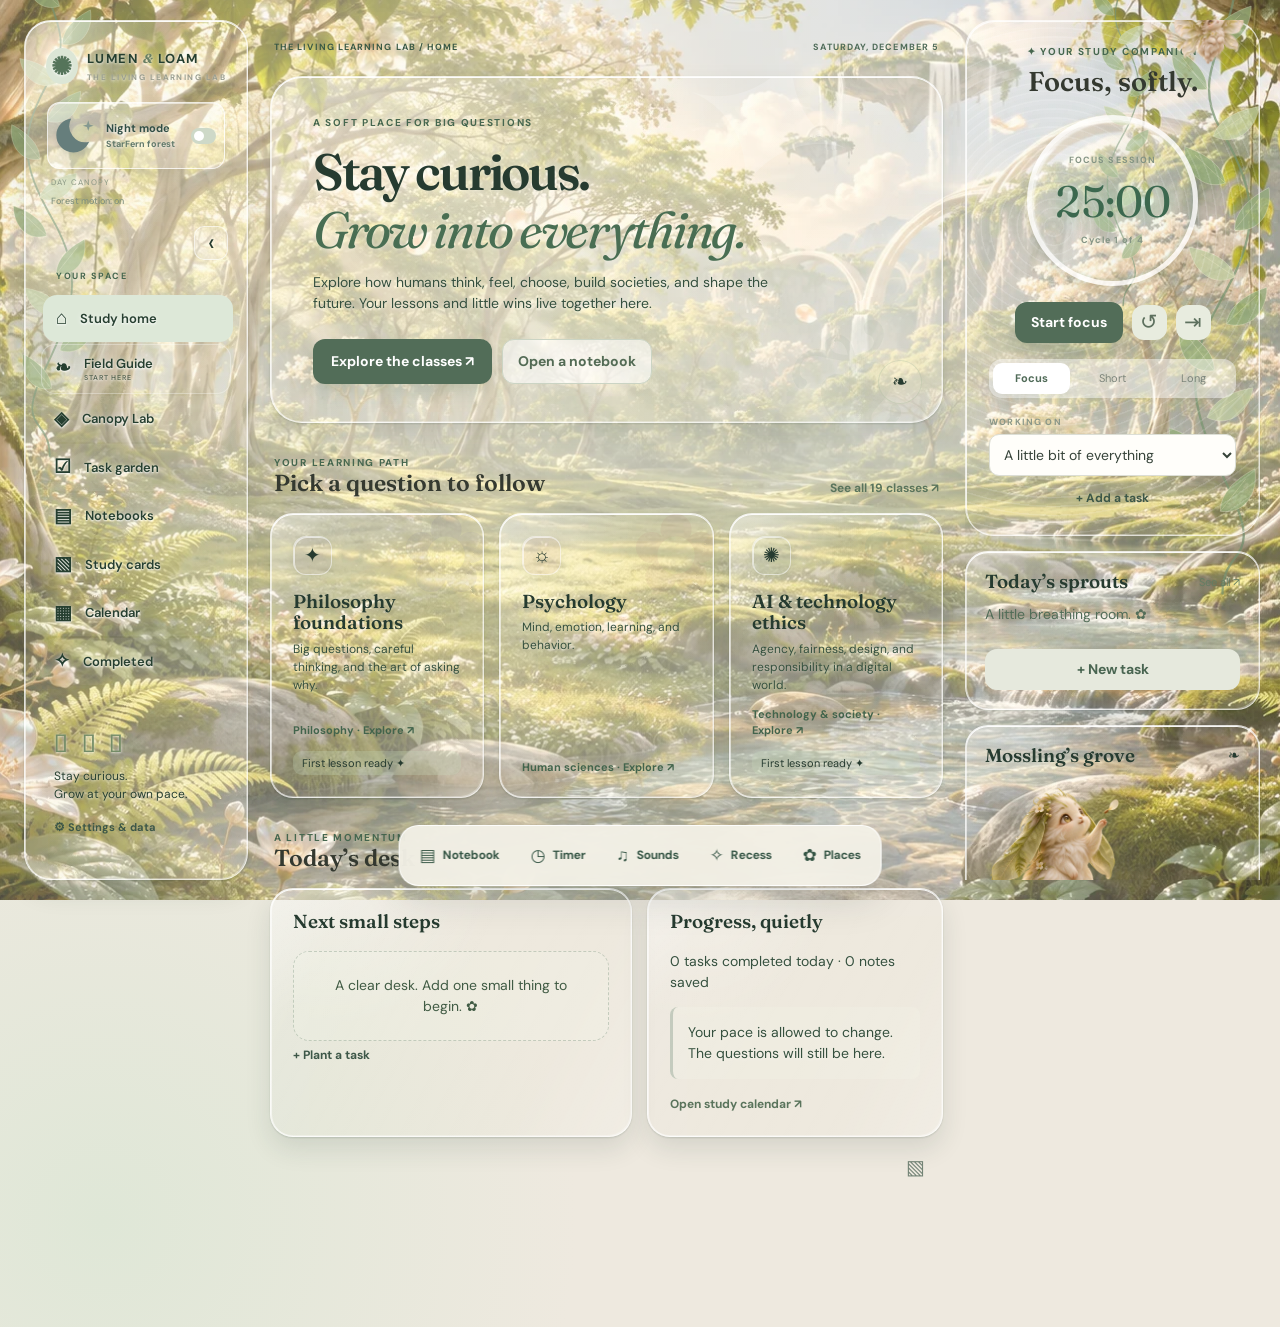
<file: index.html>
<!doctype html>
<html lang="en">
<head>
  <meta charset="utf-8">
  <meta name="viewport" content="width=device-width,initial-scale=1">
  <meta name="theme-color" content="#eee8db">
  <title>Lumen & Loam — a living learning lab</title>
  <meta name="description" content="A cozy forest learning lab with focus tools, notebooks, and a luminous StarFern night mode.">
  <link rel="stylesheet" href="styles.css">
  <link rel="stylesheet" href="forest.css">
  <link rel="stylesheet" href="living-forest.css">
  <link rel="stylesheet" href="crystal-forest.css">
  <link rel="stylesheet" href="forest-interactions.css?v=4">
  <link rel="stylesheet" href="learning.css?v=5">
  <link rel="stylesheet" href="study-desk.css?v=6">
  <link rel="stylesheet" href="forest-places.css?v=9">
  <link rel="stylesheet" href="world-expansion.css?v=3">
  <script>try{document.documentElement.dataset.forest=localStorage.getItem('lumen-loam-appearance')||(matchMedia('(prefers-color-scheme:dark)').matches?'starfern':'day')}catch{}</script>
</head>
<body>
  <template id="signal-fragment"><!-- SIGNAL_FRAGMENT FLAG{roots_carry_light} --></template>
  <div class="forest-landscape" aria-hidden="true"><img class="landscape-day" src="assets/day-canopy.webp" alt=""><img class="landscape-night" src="assets/starfern-forest.webp" alt=""><div class="landscape-light"></div></div>
  <svg class="glass-filter-defs" aria-hidden="true"><defs><filter id="glass-refraction" x="0%" y="0%" width="100%" height="100%" color-interpolation-filters="sRGB"><feTurbulence type="fractalNoise" baseFrequency="0.008 0.014" numOctaves="1" seed="6" result="glass-noise"/><feDisplacementMap in="SourceGraphic" in2="glass-noise" scale="3" xChannelSelector="R" yChannelSelector="G"/></filter></defs></svg>
  <div class="ambient-glow" aria-hidden="true"></div>
  <div class="forest-sky" aria-hidden="true"><span class="starlight s1"></span><span class="starlight s2"></span><span class="starlight s3"></span><span class="starlight s4"></span><span class="starlight s5"></span><span class="hanging-vine v1">❧<br>❧<br>❧</span><span class="hanging-vine v2">❧<br>❧</span><span class="glow-shrooms"></span><span class="forest-eyes"></span></div>
  <div class="app-shell">
    <aside class="sidebar glass">
      <a class="brand" href="#home" aria-label="Lumen and Loam home"><span class="brand-mark">✺</span><span>LUMEN <i>&</i> LOAM<small>THE LIVING LEARNING LAB</small></span></a>
      <div class="forest-mode"><button id="forest-toggle" type="button" aria-label="Toggle StarFern night mode" aria-pressed="false"><svg class="mode-moon" viewBox="0 0 48 48" aria-hidden="true"><path d="M37 31A18 18 0 0 1 17 5a19 19 0 1 0 20 26Z"/><path class="moon-spark" d="m36 7 1.4 4.6L42 13l-4.6 1.4L36 19l-1.4-4.6L30 13l4.6-1.4Z"/></svg><span class="mode-caption"><strong>Night mode</strong><small>StarFern forest</small></span><span class="forest-switch" aria-hidden="true"></span></button><small id="forest-mode-label">Day canopy</small><button class="motion-toggle" id="motion-toggle" type="button" aria-pressed="true">Forest motion: on</button></div>
      <button id="nav-toggle" class="nav-toggle" type="button" aria-controls="nav" aria-expanded="true" aria-label="Compact navigation"><span aria-hidden="true">☰</span></button>
      <div class="side-label">YOUR SPACE</div>
      <nav id="nav" aria-label="Main navigation">
        <a href="#home" data-page="home">⌂ <span>Study home</span></a>
        <a href="#fieldguide" data-page="fieldguide">❧ <span>Field Guide</span></a>
        <a href="#courses" data-page="courses">◈ <span>Canopy Lab</span></a>
        <a href="#tasks" data-page="tasks">☑ <span>Task garden</span></a>
        <a href="#notebooks" data-page="notebooks">▤ <span>Notebooks</span></a>
        <a href="#study-cards" data-page="study-cards" aria-label="Study cards">▧ <span>Study cards</span></a>
        <a href="#calendar" data-page="calendar">▦ <span>Calendar</span></a>
        <a href="#completed" data-page="completed">✧ <span>Completed</span></a>
      </nav>
      <div class="side-bottom"><div class="plant-art" aria-hidden="true">𖥧 𖤣 𖥧</div><p>Stay curious.<br>Grow at your own pace.</p><button class="text-button" id="open-settings">⚙ Settings & data</button></div>
    </aside>
    <main id="main" tabindex="-1"></main>
    <aside class="study-rail">
      <button type="button" class="glimmermoth illustrated" id="glimmermoth" aria-label="Visit the Glimmermoth"><img src="assets/glimmermoth.webp" data-creature="glimmermoth" alt="" width="104" height="104"></button>
      <button type="button" class="moon-secret" id="moon-question" aria-label="Ask the StarFern moon a question">☾</button>
      <section class="timer-card stone" aria-label="Focus timer">
        <div class="card-kicker">✦ YOUR STUDY COMPANION</div><h2>Focus, softly.</h2>
        <div class="timer-face"><span class="timer-mode" id="timer-mode">FOCUS SESSION</span><strong id="timer-display" aria-live="off">25:00</strong><span class="timer-cycle" id="timer-cycle">Cycle 1 of 4</span></div>
        <div class="timer-controls"><button id="timer-toggle" class="primary small">Start focus</button><button id="timer-reset" class="icon-button" aria-label="Reset timer">↺</button><button id="timer-next" class="icon-button" aria-label="Skip phase">⇥</button></div>
        <div class="phase-tabs" role="group" aria-label="Timer phase"><button data-phase="focus" class="active">Focus</button><button data-phase="short">Short</button><button data-phase="long">Long</button></div>
        <label class="rail-label" for="active-task">WORKING ON</label><select id="active-task"><option value="">A little bit of everything</option></select>
        <button class="text-button" id="quick-task">+ Add a task</button>
      </section>
      <section class="rail-card glass"><div class="rail-head"><h3>Today’s sprouts</h3><a href="#tasks">See all ↗</a></div><div id="rail-tasks"></div><button class="subtle-button" id="rail-task-add">+ New task</button></section>
      <section class="rail-card glass mossling-card"><div class="rail-head"><h3>Mossling’s grove</h3><span aria-hidden="true">❧</span></div><div class="grove-scene"><button type="button" id="mossling-greet" class="mossling illustrated" aria-label="Say hello to the Mossling"><img src="assets/mossling.webp" alt="" width="130" height="140"><span class="moss-ear ear-left"></span><span class="moss-ear ear-right"></span><span class="moss-face"><i></i><i></i><b>ᴗ</b></span></button><div id="grove-leaves" aria-hidden="true"></div></div><p id="grove-caption">Finish a task to plant a little leaf.</p></section>
      <section class="rail-card glass sound-card"><div class="rail-head"><h3>Soundscape</h3><span>♪</span></div><label for="sound-select" class="sr-only">Choose soundscape</label><select id="sound-select"><option value="off">Quiet room</option><option value="lofi">Lo-fi glow</option><option value="rain">Window rain</option><option value="storm">Distant storm</option><option value="forest">Morning forest</option><option value="keyboard">Soft keyboard</option></select><div class="sound-row"><button id="sound-toggle" class="subtle-button">Play sound</button><input id="sound-volume" type="range" min="0" max="100" value="38" aria-label="Sound volume"></div><small>Generated in your browser; sound starts when you press play.</small></section>
    </aside>
  </div>
  <dialog id="modal"><form method="dialog" class="modal-box" id="modal-form"><div class="modal-head"><div><div class="card-kicker" id="modal-kicker">YOUR SPACE</div><h2 id="modal-title"></h2></div><button class="icon-button" value="cancel" aria-label="Close">×</button></div><div id="modal-body"></div><div class="modal-actions"><button value="cancel" class="subtle-button">Cancel</button><button id="modal-save" value="save" class="primary">Save</button></div></form></dialog>
  <div id="toast" role="status" aria-live="polite"></div>
  <script src="lessons/philosophy-01.js?v=4" defer></script>
  <script src="lessons/ai-ethics-01.js?v=5" defer></script>
  <script src="learning-core.js?v=4" defer></script>
  <script src="lessons/philosophy-guide.js?v=4" defer></script>
  <script src="lessons/philosophy-02.js?v=2" defer></script>
  <script src="lesson-audio.js?v=2" defer></script>
  <script src="study-cards.js?v=2" defer></script>
  <script src="signal-class.js?v=1" defer></script>
  <script src="learning.js?v=9" defer></script>
  <script src="app.js?v=10" defer></script>
  <script src="desk-core.js?v=6" defer></script>
  <script src="study-desk.js?v=7" defer></script>
  <script src="forest-places-core.js?v=8" defer></script>
  <script src="forest-places.js?v=9" defer></script>
  <script src="creature-art.js?v=7" defer></script>
  <script src="riddle-trail.js?v=7" defer></script>
  <script src="living-forest.js?v=3" defer></script>
  <script src="navigation.js?v=3" defer></script>
  <script src="forest-games.js?v=7" defer></script>
  <script src="world-trails.js?v=1" defer></script>
</body>
</html>
</file>
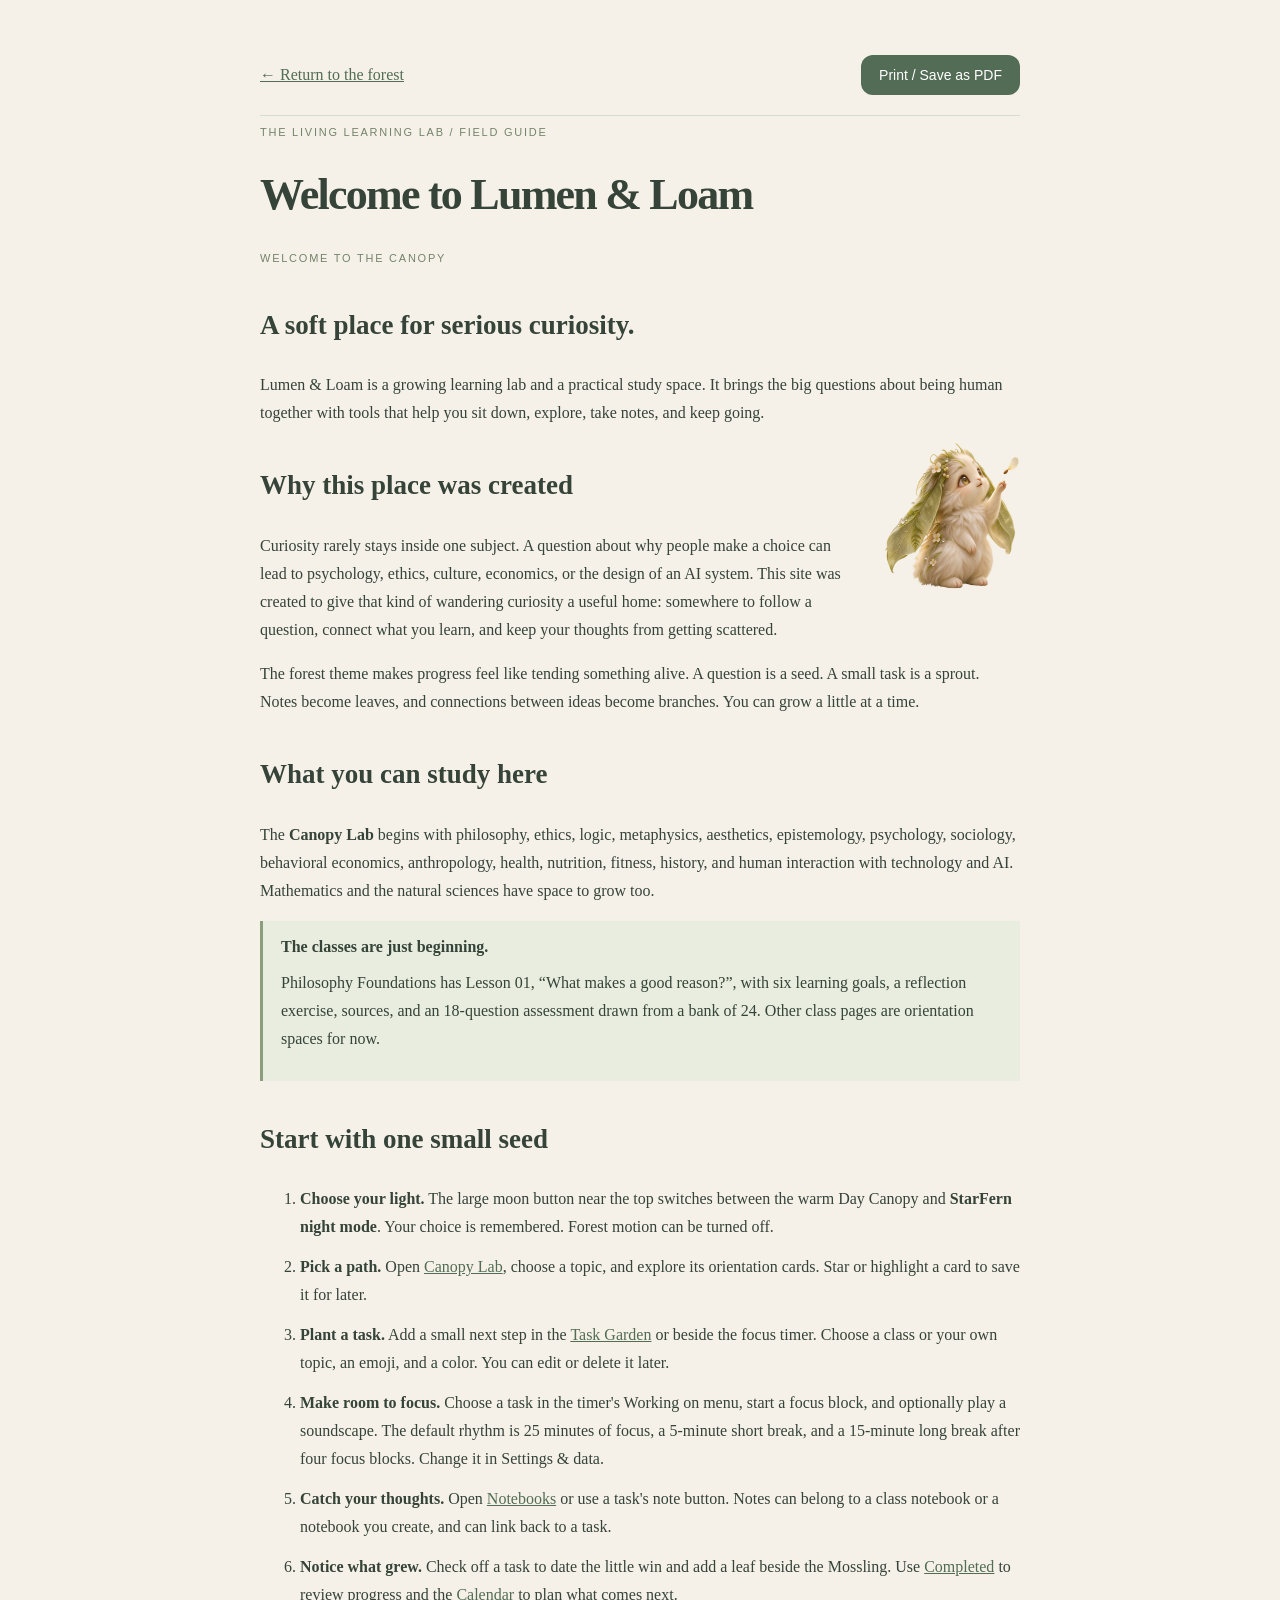
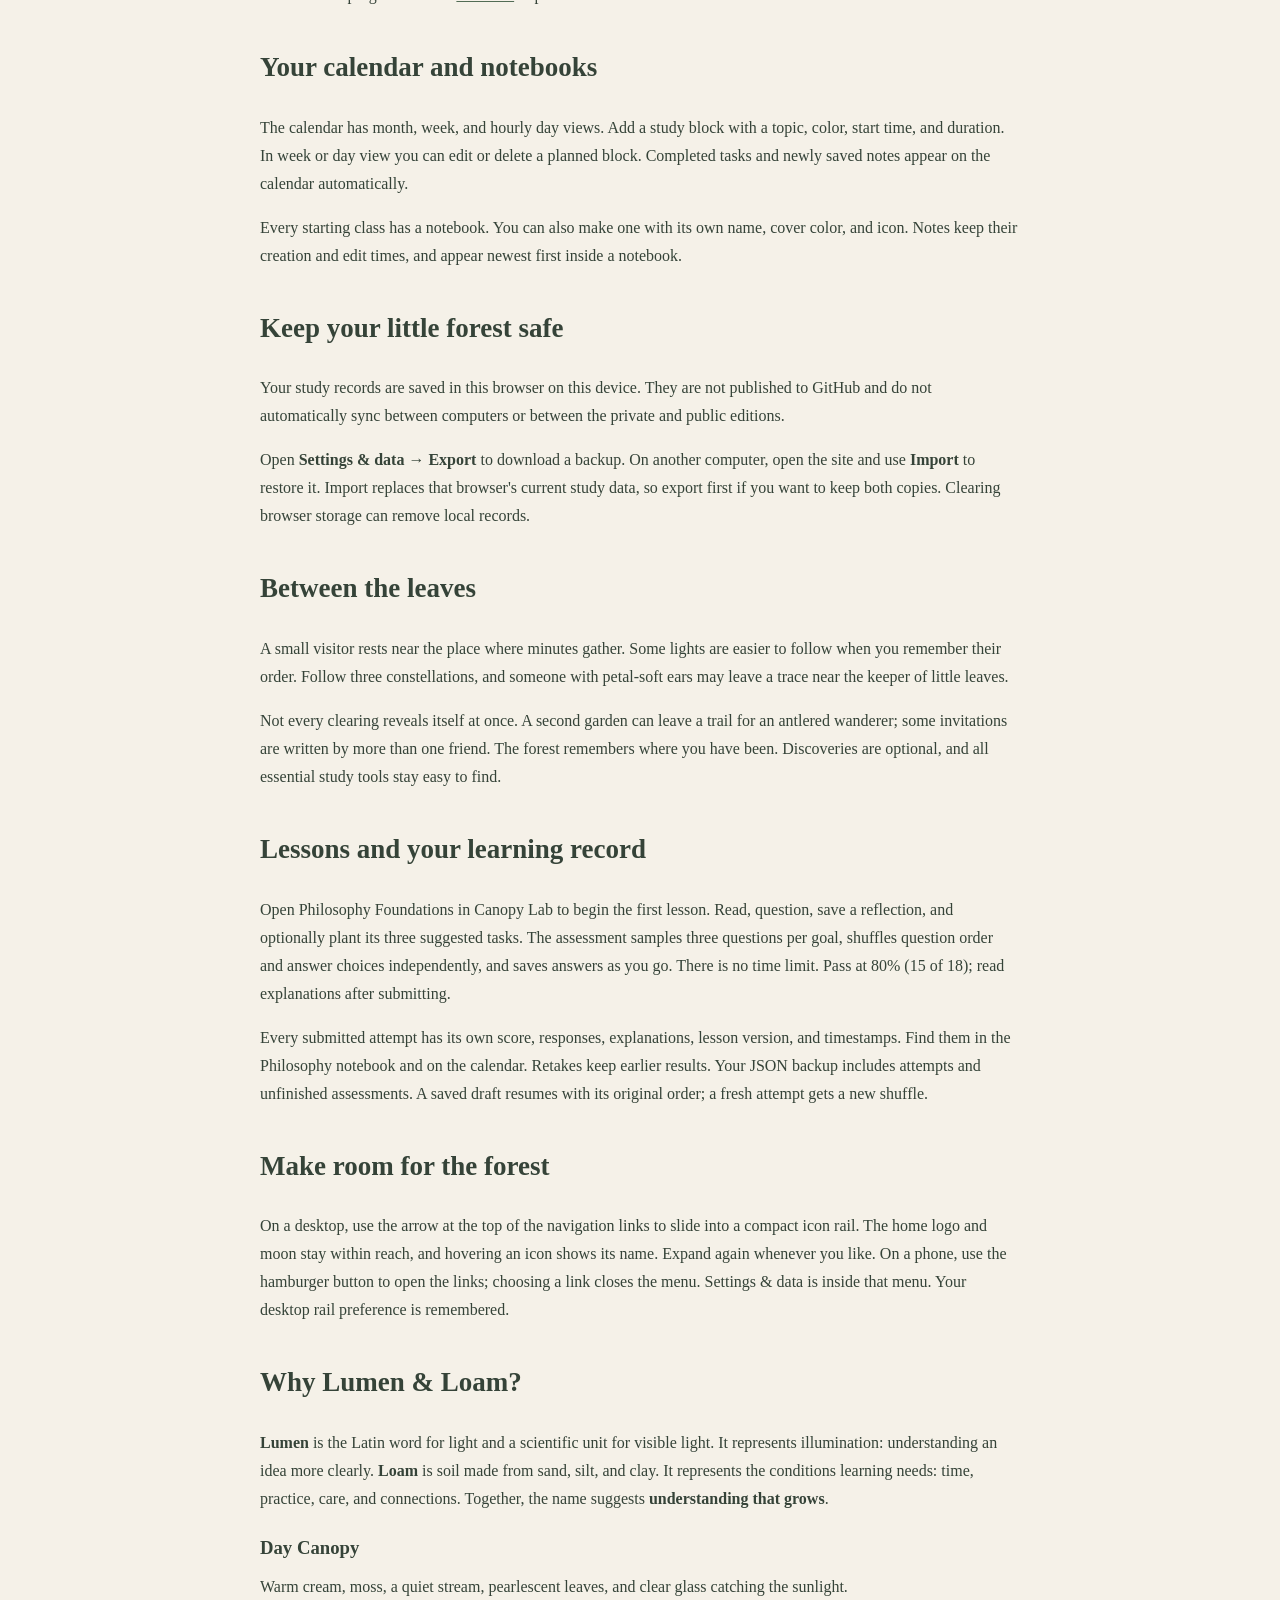
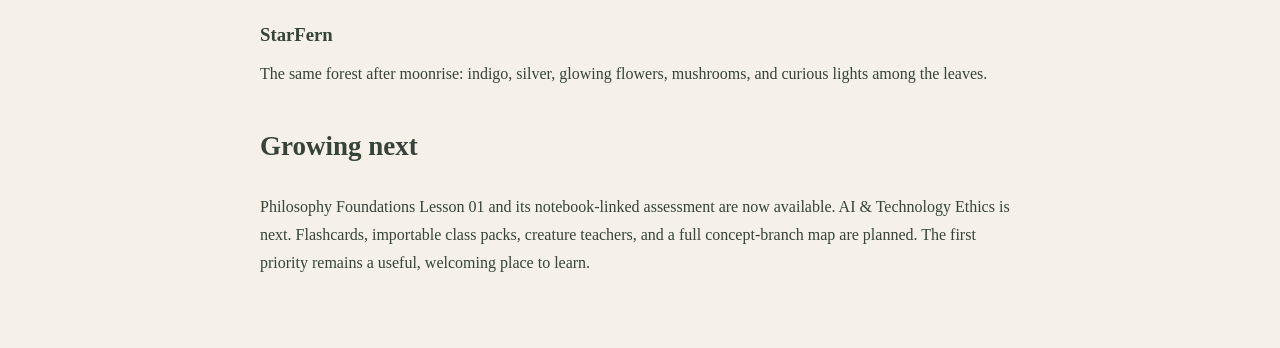
<file: design-guide.html>
<!doctype html><html lang="en"><head><meta charset="utf-8"><meta name="viewport" content="width=device-width,initial-scale=1"><title>Lumen & Loam · Design Field Guide</title><style>body{margin:0;background:#f5f1e8;color:#354338;font:16px/1.75 Georgia,serif}main{max-width:760px;margin:auto;padding:55px 28px}h1{font-size:44px;letter-spacing:-.04em;line-height:1.15}h2{margin-top:35px;font-size:27px}h3{margin-bottom:5px}p{margin-top:8px}.eyebrow{font:11px/1.5 Arial,sans-serif;letter-spacing:.16em;color:#74846a}a{color:#526c55}button{background:#526c55;color:#fff;border:0;border-radius:12px;padding:12px 18px;font:14px Arial,sans-serif;cursor:pointer}.toolbar{display:flex;justify-content:space-between;align-items:center;border-bottom:1px solid #d5decf;padding-bottom:20px}.pair{display:grid;grid-template-columns:1fr 1fr;gap:25px;background:#e6ecdf;padding:22px;border-radius:22px}.pair h3{margin-top:0}.guide-intro img{width:140px;float:right;margin:0 0 15px 20px}.guide-callout{border-left:3px solid #8a9e7b;padding:12px 18px;background:#e8eddf}.guide-steps li{margin-bottom:12px}.small{font:13px/1.6 Arial,sans-serif;color:#74846a}@media(max-width:550px){.pair{grid-template-columns:1fr}h1{font-size:34px}}@media print{body{background:white;font-size:11pt}.toolbar{display:none}main{padding:0}h1{font-size:30pt}h2{break-after:avoid}.pair{break-inside:avoid}a{color:inherit}p{orphans:3;widows:3}@page{margin:20mm}}</style></head><body><main><div class="toolbar"><a href="index.html#fieldguide">← Return to the forest</a><button onclick="window.print()">Print / Save as PDF</button></div><p class="eyebrow">THE LIVING LEARNING LAB / FIELD GUIDE</p><h1>Welcome to Lumen &amp; Loam</h1><div class="guide-intro"><div><div class="eyebrow">WELCOME TO THE CANOPY</div><h2>A soft place for serious curiosity.</h2><p>Lumen &amp; Loam is a growing learning lab and a practical study space. It brings the big questions about being human together with tools that help you sit down, explore, take notes, and keep going.</p></div><img src="assets/mossling.webp" alt="A soft fern-eared Mossling reaching toward a tiny seed" width="150" height="150"></div>
<h2>Why this place was created</h2><p>Curiosity rarely stays inside one subject. A question about why people make a choice can lead to psychology, ethics, culture, economics, or the design of an AI system. This site was created to give that kind of wandering curiosity a useful home: somewhere to follow a question, connect what you learn, and keep your thoughts from getting scattered.</p><p>The forest theme makes progress feel like tending something alive. A question is a seed. A small task is a sprout. Notes become leaves, and connections between ideas become branches. You can grow a little at a time.</p>
<h2>What you can study here</h2><p>The <strong>Canopy Lab</strong> begins with philosophy, ethics, logic, metaphysics, aesthetics, epistemology, psychology, sociology, behavioral economics, anthropology, health, nutrition, fitness, history, and human interaction with technology and AI. Mathematics and the natural sciences have space to grow too.</p><div class="guide-callout"><strong>The classes are just beginning.</strong><p>Philosophy Foundations has Lesson 01, “What makes a good reason?”, with six learning goals, a reflection exercise, sources, and an 18-question assessment drawn from a bank of 24. Other class pages are orientation spaces for now.</p></div>
<h2>Start with one small seed</h2><ol class="guide-steps"><li><strong>Choose your light.</strong> The large moon button near the top switches between the warm Day Canopy and <strong>StarFern night mode</strong>. Your choice is remembered. Forest motion can be turned off.</li><li><strong>Pick a path.</strong> Open <a href="index.html#courses">Canopy Lab</a>, choose a topic, and explore its orientation cards. Star or highlight a card to save it for later.</li><li><strong>Plant a task.</strong> Add a small next step in the <a href="index.html#tasks">Task Garden</a> or beside the focus timer. Choose a class or your own topic, an emoji, and a color. You can edit or delete it later.</li><li><strong>Make room to focus.</strong> Choose a task in the timer's Working on menu, start a focus block, and optionally play a soundscape. The default rhythm is 25 minutes of focus, a 5-minute short break, and a 15-minute long break after four focus blocks. Change it in Settings &amp; data.</li><li><strong>Catch your thoughts.</strong> Open <a href="index.html#notebooks">Notebooks</a> or use a task's note button. Notes can belong to a class notebook or a notebook you create, and can link back to a task.</li><li><strong>Notice what grew.</strong> Check off a task to date the little win and add a leaf beside the Mossling. Use <a href="index.html#completed">Completed</a> to review progress and the <a href="index.html#calendar">Calendar</a> to plan what comes next.</li></ol>
<h2>Your calendar and notebooks</h2><p>The calendar has month, week, and hourly day views. Add a study block with a topic, color, start time, and duration. In week or day view you can edit or delete a planned block. Completed tasks and newly saved notes appear on the calendar automatically.</p><p>Every starting class has a notebook. You can also make one with its own name, cover color, and icon. Notes keep their creation and edit times, and appear newest first inside a notebook.</p>
<h2>Keep your little forest safe</h2><p>Your study records are saved in this browser on this device. They are not published to GitHub and do not automatically sync between computers or between the private and public editions.</p><p>Open <strong>Settings &amp; data → Export</strong> to download a backup. On another computer, open the site and use <strong>Import</strong> to restore it. Import replaces that browser's current study data, so export first if you want to keep both copies. Clearing browser storage can remove local records.</p>
<h2>Between the leaves</h2><p>A small visitor rests near the place where minutes gather. Some lights are easier to follow when you remember their order. Follow three constellations, and someone with petal-soft ears may leave a trace near the keeper of little leaves.</p><p>Not every clearing reveals itself at once. A second garden can leave a trail for an antlered wanderer; some invitations are written by more than one friend. The forest remembers where you have been. Discoveries are optional, and all essential study tools stay easy to find.</p><h2>Lessons and your learning record</h2><p>Open Philosophy Foundations in Canopy Lab to begin the first lesson. Read, question, save a reflection, and optionally plant its three suggested tasks. The assessment samples three questions per goal, shuffles question order and answer choices independently, and saves answers as you go. There is no time limit. Pass at 80% (15 of 18); read explanations after submitting.</p><p>Every submitted attempt has its own score, responses, explanations, lesson version, and timestamps. Find them in the Philosophy notebook and on the calendar. Retakes keep earlier results. Your JSON backup includes attempts and unfinished assessments. A saved draft resumes with its original order; a fresh attempt gets a new shuffle.</p><h2>Make room for the forest</h2><p>On a desktop, use the arrow at the top of the navigation links to slide into a compact icon rail. The home logo and moon stay within reach, and hovering an icon shows its name. Expand again whenever you like. On a phone, use the hamburger button to open the links; choosing a link closes the menu. Settings &amp; data is inside that menu. Your desktop rail preference is remembered.</p><h2>Why Lumen &amp; Loam?</h2><p><strong>Lumen</strong> is the Latin word for light and a scientific unit for visible light. It represents illumination: understanding an idea more clearly. <strong>Loam</strong> is soil made from sand, silt, and clay. It represents the conditions learning needs: time, practice, care, and connections. Together, the name suggests <strong>understanding that grows</strong>.</p><div class="guide-pair"><div><h3>Day Canopy</h3><p>Warm cream, moss, a quiet stream, pearlescent leaves, and clear glass catching the sunlight.</p></div><div><h3>StarFern</h3><p>The same forest after moonrise: indigo, silver, glowing flowers, mushrooms, and curious lights among the leaves.</p></div></div>
<h2>Growing next</h2><p>Philosophy Foundations Lesson 01 and its notebook-linked assessment are now available. AI &amp; Technology Ethics is next. Flashcards, importable class packs, creature teachers, and a full concept-branch map are planned. The first priority remains a useful, welcoming place to learn.</p></main></body></html>
</file>
<file: styles.css>
@import url('https://fonts.googleapis.com/css2?family=DM+Sans:wght@400;500;600;700&family=Fraunces:opsz,wght,SOFT,WONK@9..144,400,20,1;9..144,600,20,1&display=swap');
:root{--ink:#343930;--muted:#777b70;--moss:#6b8064;--dark:#3d5748;--cream:#f4f0e7;--paper:#fdfaf3;--line:#dcd9ce;--pink:#c38d87;--gold:#c8a477;--shadow:0 18px 50px #45554612}*{box-sizing:border-box}html{scroll-behavior:smooth}body{margin:0;color:var(--ink);background:radial-gradient(circle at 65% 5%,#fffaf3 0,transparent 36%),radial-gradient(circle at 8% 92%,#dfe7d7 0,transparent 28%),#eee9df;font:14px/1.5 'DM Sans',sans-serif;min-height:100vh}button,input,select,textarea{font:inherit}button{cursor:pointer}a{color:inherit;text-decoration:none}h1,h2,h3,p{margin-top:0}h1,h2,h3{font-family:Fraunces,Georgia,serif;line-height:1.14;font-weight:600}h1{font-size:clamp(2.3rem,4vw,4rem);letter-spacing:-.045em}h2{font-size:1.45rem}h3{font-size:1.18rem}.ambient-glow{position:fixed;pointer-events:none;inset:0;background:radial-gradient(circle at 45% 72%,#fff9e565,transparent 37%);z-index:-1}.app-shell{display:grid;grid-template-columns:228px minmax(0,1fr) 295px;gap:22px;max-width:1780px;margin:auto;padding:20px;min-height:100vh}.glass{background:#fffdf5a9;backdrop-filter:blur(22px);-webkit-backdrop-filter:blur(22px);border:1px solid #ffffffa9;box-shadow:var(--shadow)}.sidebar{border-radius:27px;padding:26px 16px;position:sticky;top:20px;height:calc(100vh - 40px);display:flex;flex-direction:column}.brand{display:flex;gap:9px;align-items:center;padding:7px 5px 38px;font-weight:700;letter-spacing:.11em;font-size:13px;white-space:nowrap}.brand i{font-family:Fraunces;letter-spacing:0;color:var(--moss)}.brand small{display:block;color:#9b9f90;font-size:8px;letter-spacing:.18em;margin-top:3px}.brand-mark{width:36px;height:36px;border-radius:50%;display:grid;place-items:center;background:#dce6d6;color:#55745a;font-size:25px}.side-label,.card-kicker,.eyebrow{font-size:10px;letter-spacing:.17em;font-weight:700;color:#84927a}.side-label{padding:0 15px;margin-bottom:12px}nav{display:grid;gap:5px}nav a{border-radius:14px;padding:11px 13px;color:#71786d;display:flex;gap:13px;align-items:center;font-size:19px;transition:.2s}nav a span{font-size:13px;font-weight:600}nav a:hover,nav a.active{background:#dde8d8;color:#385e49;transform:translateX(2px)}.side-bottom{margin-top:auto;padding:12px 13px;color:#829080;font-size:12px}.side-bottom p{margin:5px 0 16px}.plant-art{font-size:30px;color:#748c67;letter-spacing:.13em}.text-button{border:0;background:transparent;color:var(--dark);padding:5px 0;font-weight:700;font-size:12px;text-align:left}.text-button:hover{text-decoration:underline}main{min-width:0;padding:21px 0 60px}.topline{display:flex;align-items:center;justify-content:space-between;color:#7b8777;font-size:11px;letter-spacing:.12em;text-transform:uppercase;font-weight:700;margin:0 4px 21px}.topline .right{color:#a5a99d}.hero{min-height:315px;border-radius:32px;background:linear-gradient(105deg,#eff0e4de,#f7f2e9a3 57%,#d5e3d2b0);padding:38px 42px;position:relative;overflow:hidden;box-shadow:var(--shadow);border:1px solid #ffffffcf;display:flex;align-items:center}.hero:before{content:'✦';font-size:225px;color:#ffffff78;position:absolute;right:12%;top:-120px;transform:rotate(20deg)}.hero:after{content:'❦';font-size:155px;color:#708d6f39;position:absolute;right:3%;bottom:-80px;transform:rotate(-24deg)}.hero-content{z-index:1;max-width:590px}.hero h1{margin:13px 0 13px}.hero h1 em{font-weight:400;color:#637d66}.hero p{color:#6c766a;max-width:470px;font-size:14px}.hero-actions{display:flex;gap:10px;margin-top:25px;flex-wrap:wrap}.primary,.subtle-button,.outline-button,.chip,.icon-button{border:0;border-radius:12px;transition:transform .18s,background .18s,box-shadow .18s}.primary:hover,.subtle-button:hover,.outline-button:hover,.icon-button:hover{transform:translateY(-2px)}.primary{background:#526d58;color:#fff;padding:12px 18px;font-weight:700;box-shadow:0 8px 18px #4c6d502d}.primary.small{padding:10px 16px}.subtle-button{background:#e6e9dd;color:#496551;padding:10px 15px;font-weight:700}.outline-button{background:#fff9;border:1px solid #cbd4c4;color:#536b55;padding:10px 15px;font-weight:700}.icon-button{background:#e8ecdf;color:#5d705e;width:35px;height:35px;font-size:21px;display:grid;place-items:center}.section-head{display:flex;justify-content:space-between;align-items:end;margin:32px 4px 16px;gap:12px}.section-head h2{margin:0}.section-head p{margin:5px 0 0;color:var(--muted)}.link{color:#5a745c;font-weight:700;font-size:12px}.link:hover{text-decoration:underline}.grid{display:grid;gap:15px}.course-grid{grid-template-columns:repeat(3,minmax(0,1fr))}.card{border-radius:23px;background:#fffdf5ca;border:1px solid #ffffffbf;box-shadow:var(--shadow);padding:22px;min-width:0}.course-card{display:flex;flex-direction:column;min-height:200px;position:relative;overflow:hidden;transition:transform .2s,box-shadow .2s}.course-card:hover{transform:translateY(-4px);box-shadow:0 25px 40px #45554622}.course-card:after{content:'✿';position:absolute;right:-9px;top:-42px;font-size:110px;color:var(--accent);opacity:.12}.course-icon{width:39px;height:39px;border-radius:13px;display:grid;place-items:center;background:color-mix(in srgb,var(--accent) 18%,white);font-size:20px;margin-bottom:16px}.course-card h3{margin:0 0 6px}.course-card p{color:#83897e;font-size:12px;line-height:1.5}.course-card .mini{margin-top:auto;color:var(--accent);font-weight:700;font-size:11px}.duo{display:grid;grid-template-columns:1.1fr .9fr;gap:15px}.list-row{display:flex;gap:11px;align-items:center;border-bottom:1px solid #e9e7df;padding:11px 0}.list-row:last-child{border-bottom:0}.list-row .grow{flex:1;min-width:0}.list-row strong{display:block;font-size:13px}.list-row small{display:block;color:#92978b}.empty{padding:23px;text-align:center;color:#899083;background:#ffffff65;border:1px dashed #cdd4c6;border-radius:16px}.pill{display:inline-flex;align-items:center;gap:5px;padding:4px 9px;border-radius:30px;background:#edf0e8;color:#627c65;font-size:10px;font-weight:700}.page-title{display:flex;justify-content:space-between;align-items:end;gap:15px;margin:18px 4px 25px}.page-title h1{margin:5px 0 6px;font-size:clamp(2rem,3.5vw,3.25rem)}.page-title p{color:var(--muted);margin:0}.toolbar{display:flex;gap:9px;flex-wrap:wrap;align-items:center}.toolbar select,.toolbar input{width:auto}.study-rail{position:sticky;top:20px;height:calc(100vh - 40px);overflow-y:auto;display:grid;align-content:start;gap:15px;scrollbar-width:thin}.stone{background:radial-gradient(circle at 20% 2%,#ffffff9c,transparent 42%),repeating-radial-gradient(circle at 30% 40%,#fff9 0px,#e6e4d833 3px,#dedfd436 6px),#e9e8dc;border:1px solid #fff;border-radius:29px;box-shadow:var(--shadow);padding:23px;text-align:center}.timer-card h2{font-size:1.7rem;margin:7px 0 18px}.timer-face{height:171px;width:171px;margin:0 auto 16px;border-radius:50%;display:flex;flex-direction:column;align-items:center;justify-content:center;background:linear-gradient(145deg,#fffefaed,#d5ded6c9);box-shadow:inset 5px 6px 18px #bfc8beaa,inset -8px -9px 20px #fff,0 9px 14px #a2ab9b48;border:5px solid #ffffff80}.timer-mode,.timer-cycle{font-size:9px;letter-spacing:.12em;color:#849484;font-weight:700}.timer-face strong{font-family:Fraunces,Georgia,serif;font-size:2.75rem;font-weight:400;line-height:1.5;color:#3c684f;text-shadow:0 0 16px #8fdbaa8c}.timer-controls{display:flex;align-items:center;justify-content:center;gap:9px}.phase-tabs{display:flex;gap:4px;background:#ffffff75;border-radius:13px;padding:4px;margin:16px 0 18px}.phase-tabs button{flex:1;border:0;background:transparent;padding:7px 3px;border-radius:9px;color:#7c857b;font-size:11px}.phase-tabs .active{background:#fff;color:#506b58;font-weight:700;box-shadow:0 3px 8px #84907d25}.rail-label{display:block;text-align:left;color:#8a9788;font-size:9px;letter-spacing:.13em;font-weight:700;margin:12px 0 5px}.timer-card select{width:100%;text-overflow:ellipsis}.timer-card .text-button{display:block;margin:8px auto 0}.rail-card{border-radius:23px;padding:19px}.rail-head{display:flex;justify-content:space-between;align-items:center;margin-bottom:11px}.rail-head h3{margin:0}.rail-head a{font-size:11px;color:#637d64}.rail-card .subtle-button{width:100%;margin-top:10px}.rail-task{display:flex;align-items:center;gap:8px;margin:9px 0;color:#5c6659;font-size:12px}.rail-task span{overflow:hidden;white-space:nowrap;text-overflow:ellipsis}.sound-row{display:flex;gap:10px;align-items:center}.sound-row .subtle-button{white-space:nowrap;width:auto}.sound-row input{min-width:0;width:100%;accent-color:#789177}.sound-card small{color:#92998c;font-size:10px}.sound-card select{width:100%}select,input,textarea{border:1px solid #dcded5;background:#fffefa;color:#364339;border-radius:10px;padding:10px;outline:none}select:focus,input:focus,textarea:focus,button:focus-visible,a:focus-visible{outline:2px solid #698d70;outline-offset:2px}textarea{min-height:120px;resize:vertical;width:100%}input[type=color]{width:48px;height:39px;padding:3px}input[type=checkbox]{accent-color:#68856e;width:17px;height:17px;cursor:pointer}input[type=number]{width:90px}.task-list .list-row{gap:12px}.task-actions{display:flex;gap:5px}.task-actions button{border:0;background:#edf0e9;border-radius:8px;color:#66806b;padding:5px 8px}.task-actions button:hover{background:#dfe8dc}.task-meta{color:#8d958b;font-size:11px}.tag{font-size:10px;padding:3px 8px;border-radius:50px;background:#eff0e9;color:#647665;white-space:nowrap}.notebook-card{min-height:178px;display:flex;flex-direction:column;background:linear-gradient(120deg,color-mix(in srgb,var(--accent) 19%,white),#fffdf6);border-left:6px solid var(--accent)}.notebook-card .course-icon{background:#fff9}.notebook-card .mini{margin-top:auto;color:var(--accent);font-size:11px}.note-body{white-space:pre-wrap;word-break:break-word}.note-card{position:relative}.note-card h3{margin-bottom:5px}.note-card small{color:#959b8e}.note-card .task-actions{margin-top:12px}.note-card .note-body{max-height:130px;overflow:auto;color:#586257}.calendar-controls{display:flex;gap:8px;align-items:center;flex-wrap:wrap}.calendar-controls strong{min-width:170px;text-align:center}.calendar-controls button,.seg button{border:0;background:#e9ecdf;color:#5d725e;border-radius:10px;padding:8px 11px}.seg{background:#e9ecdf;border-radius:12px;padding:3px;display:flex}.seg button{background:transparent}.seg button.active{background:#fff;box-shadow:0 2px 7px #73806a22}.month-grid{display:grid;grid-template-columns:repeat(7,minmax(0,1fr));gap:5px}.day-name{text-align:center;color:#9aa396;font-size:10px;font-weight:700;padding:8px}.day-cell{min-height:105px;border:1px solid #e7e8df;border-radius:12px;background:#fffdf6b5;padding:7px;cursor:pointer;overflow:hidden}.day-cell:hover{background:#f2f7ed}.day-cell.outside{opacity:.45}.day-cell.today{border:2px solid #789477}.day-num{font-size:11px;font-weight:700}.event-chip{display:block;margin:4px 0;border-left:3px solid var(--event-color,#7c957a);border-radius:4px;padding:3px 5px;background:color-mix(in srgb,var(--event-color,#7c957a) 13%,white);font-size:10px;overflow:hidden;white-space:nowrap;text-overflow:ellipsis}.agenda-row{display:grid;grid-template-columns:86px 1fr;gap:12px;border-bottom:1px solid #e9e8e0;padding:10px}.agenda-row .hour{color:#929a8d;font-size:11px}.agenda-content{border-left:3px solid var(--event-color,#bdc9b4);padding:6px 12px;background:#f8f8f2;border-radius:5px;min-height:32px}.lesson-block{background:#f6f5ed;border-radius:16px;padding:19px;margin:13px 0}.lesson-block button{margin-top:9px}.lesson-block.is-starred{box-shadow:inset 4px 0 #d6ad6f}.lesson-block.is-highlighted{background:#faefd3}.course-detail-hero{border-radius:25px;padding:28px;background:linear-gradient(110deg,color-mix(in srgb,var(--accent) 18%,white),#fffdf6)}.course-detail-hero h1{margin:9px 0}.course-detail-hero p{max-width:650px}.muted{color:#858e83}.tip{padding:15px;border-left:3px solid #97aa8a;background:#eef1e8;border-radius:8px;color:#667565}.modal-box{width:min(550px,calc(100vw - 24px));max-height:85vh;overflow:auto;border:1px solid #fff;background:#fbf9f2;border-radius:25px;padding:24px;box-shadow:0 25px 80px #26382b4a}dialog{border:0;padding:0;background:transparent}dialog::backdrop{background:#25382d7a;backdrop-filter:blur(5px)}.modal-head{display:flex;justify-content:space-between;gap:12px}.modal-head h2{margin:7px 0 20px}.field{display:grid;gap:5px;margin-bottom:13px}.field label{color:#687669;font-size:11px;font-weight:700}.field input,.field select{width:100%}.field-row{display:grid;grid-template-columns:1fr 1fr;gap:11px}.modal-actions{display:flex;justify-content:flex-end;gap:8px;margin-top:20px}.settings-grid{display:grid;grid-template-columns:repeat(2,1fr);gap:8px}.settings-grid .field{margin:0}.danger{color:#a15f59}.sr-only{position:absolute;width:1px;height:1px;padding:0;margin:-1px;overflow:hidden;clip:rect(0,0,0,0);white-space:nowrap;border:0}#toast{position:fixed;bottom:24px;left:50%;transform:translate(-50%,20px);opacity:0;pointer-events:none;background:#3d5847;color:white;border-radius:12px;padding:10px 18px;box-shadow:var(--shadow);transition:.2s;z-index:10}#toast.show{opacity:1;transform:translate(-50%,0)}@media(max-width:1150px){.app-shell{grid-template-columns:190px minmax(0,1fr)}.study-rail{position:static;grid-column:2;grid-row:2;height:auto;grid-template-columns:repeat(2,minmax(0,1fr))}.timer-card{grid-row:span 2}.sidebar{grid-row:span 2}.course-grid{grid-template-columns:repeat(2,1fr)}}@media(max-width:720px){.app-shell{display:block;padding:10px}.sidebar{height:auto;position:relative;top:0;padding:13px;border-radius:18px}.brand{padding:3px 7px 10px}.side-label,.side-bottom{display:none}nav{display:flex;overflow-x:auto;gap:2px}nav a{white-space:nowrap;padding:7px 9px}nav a span{font-size:11px}main{padding:15px 0 25px}.hero{padding:30px 22px;min-height:290px}.hero:before{right:-25%}.course-grid,.duo,.study-rail{grid-template-columns:1fr}.study-rail{display:grid;grid-template-columns:1fr;gap:10px}.timer-card{grid-row:auto}.page-title{align-items:start;flex-direction:column}.month-grid{gap:2px}.day-cell{min-height:75px;padding:3px}.event-chip{font-size:8px;padding:2px}.field-row{grid-template-columns:1fr 1fr}.card{padding:18px}}@media(prefers-reduced-motion:reduce){*,*:before,*:after{scroll-behavior:auto!important;transition:none!important;animation:none!important}}
.desk-decor{position:absolute;right:3%;bottom:30px;width:210px;height:205px;opacity:.85;pointer-events:none}.desk-decor .vine{position:absolute;right:0;top:-87px;font-size:55px;line-height:.73;color:#758e7978;transform:rotate(24deg);font-family:Georgia}.desk-decor .cup{position:absolute;right:20px;bottom:65px;width:61px;height:65px;border-radius:8px 8px 28px 28px;background:linear-gradient(105deg,#fcf7e8,#d6ddca);border:3px solid #fff9;box-shadow:8px 10px 15px #5b745c30;z-index:2}.desk-decor .cup:after{content:'';position:absolute;right:-21px;top:10px;width:19px;height:26px;border:5px solid #eee9d9;border-left:0;border-radius:0 60% 60% 0}.desk-decor .cup span{display:block;text-align:center;font-family:Georgia;color:#9ba692;font-size:28px;margin-top:8px}.desk-decor .book{position:absolute;right:24px;height:16px;width:127px;border-radius:4px 11px 11px 4px;border-left:12px solid #71876e;box-shadow:0 5px 8px #6e7a6130}.desk-decor .b1{bottom:50px;background:#d9cbb5;transform:rotate(-4deg)}.desk-decor .b2{bottom:30px;background:#f7ebd8;border-left-color:#ae8d76;transform:rotate(3deg)}.desk-decor .b3{bottom:10px;background:#d4dccc;border-left-color:#829f8a;transform:rotate(-2deg)}@media(max-width:880px){.desk-decor{opacity:.23;right:-25px}}@media(max-width:720px){.desk-decor{opacity:.22;right:-50px;bottom:5px;transform:scale(.8)}}
.hourly{min-height:62px;align-items:start}.hourly .hour{padding-top:8px}.hourly .agenda-content{margin:3px 0 7px}.hour-add{border:0;background:transparent;color:#8b9d88;font-size:11px;padding:7px;opacity:.55}.hour-add:hover,.hour-add:focus-visible{opacity:1;color:#405f49;background:#edf2e8;border-radius:7px}
</file>
<file: forest.css>
/* Two light conditions in one forest. Day keeps the original cream palette. */
.forest-mode{margin:20px 10px 0}.forest-mode button{width:100%;border:1px solid #d3dccb;background:#f9fbf3;border-radius:13px;padding:10px 12px;display:flex;align-items:center;justify-content:space-between;gap:10px;font-size:12px;color:#526b56;font-weight:700}.forest-mode small{display:block;font-size:9px;letter-spacing:.12em;text-transform:uppercase;color:#8b9884;margin:5px 4px}.forest-switch{width:28px;height:16px;border-radius:12px;background:#ced9c8;position:relative}.forest-switch:after{content:'';position:absolute;left:3px;top:3px;width:10px;height:10px;background:#fff;border-radius:50%;transition:transform .25s}.forest-sky{position:fixed;inset:0;z-index:-1;pointer-events:none;overflow:hidden}.hanging-vine{position:absolute;color:#8aa07a29;font-family:Georgia;font-size:76px;line-height:.68;transform-origin:top;animation:vine-sway 18s ease-in-out infinite alternate}.v1{right:24%;top:-40px;transform:rotate(10deg)}.v2{left:13%;top:-20px;font-size:57px;animation-delay:-7s}.starlight{display:none;position:absolute;width:3px;height:3px;border-radius:50%;background:#f2eeff;box-shadow:0 0 12px #b9c9ff;animation:star-shimmer 5s ease-in-out infinite}.s1{top:7%;left:28%}.s2{top:24%;right:3%;animation-delay:-2s}.s3{top:53%;left:6%;animation-delay:-3s}.s4{bottom:9%;left:68%;animation-delay:-1s}.s5{top:3%;right:34%;animation-delay:-4s}.moon-secret{display:none;border:1px solid #bdc5e54d;background:radial-gradient(circle at 30% 25%,#f4edff,#a5b8d3);color:#f6f4ff;width:48px;height:48px;border-radius:50%;box-shadow:0 0 28px #a9bfff38;justify-self:end;font-size:35px;line-height:1;padding:0}.moon-secret:hover{box-shadow:0 0 45px #c7c2ff70;transform:rotate(8deg)}
.mossling-card{padding-bottom:14px}.grove-scene{position:relative;height:86px;display:flex;align-items:end;gap:10px}.mossling{position:relative;flex-shrink:0;width:65px;height:60px;isolation:isolate;border:0;border-radius:45% 45% 40% 40%;background:radial-gradient(ellipse at 50% 30%,#f8f3d9 0,#e6e9c7 50%,#bac7a6 100%);box-shadow:inset 0 -7px 12px #a4b59975,0 5px 8px #66785323;transition:transform .25s}.mossling:hover{transform:rotate(-5deg) translateY(-3px)}.moss-ear{position:absolute;top:-26px;width:24px;height:55px;background:repeating-linear-gradient(130deg,transparent 0 7px,#ccddaa80 8px 10px),linear-gradient(90deg,#7e9e68,#b8c99a);z-index:-1;border-radius:85% 0 70% 10%}.ear-left{left:0;transform:rotate(-28deg)}.ear-right{right:0;transform:rotate(24deg) scaleX(-1)}.moss-face{position:absolute;left:15px;right:15px;top:22px;display:flex;justify-content:space-between}.moss-face i{display:block;width:7px;height:8px;background:#3f5445;border-radius:50%;box-shadow:1px 1px 0 2px #fff5;animation:moss-blink 9s infinite}.moss-face b{position:absolute;left:11px;top:7px;font-size:13px;color:#8f7960}#grove-leaves{height:62px;display:flex;align-items:end;gap:3px;flex-wrap:wrap;flex:1;overflow:hidden}.grove-leaf{display:block;background:linear-gradient(130deg,#d7e2ad,#7c9e6e);height:22px;width:13px;border-radius:90% 0 80% 0;transform:rotate(var(--leaf-tilt));box-shadow:0 3px 8px #637a4d22;margin:4px 0;animation:leaf-arrive .5s ease both;animation-delay:calc(var(--leaf-order) * 30ms)}#grove-caption{font-size:11px;color:#83917c;margin:12px 0 0}.guide-pair{display:grid;grid-template-columns:1fr 1fr;gap:18px;margin:26px 0}.guide-pair>div{padding:20px;border-radius:20px;background:#e6eddf88}.guide-pair h3{margin-bottom:8px}.field-guide{max-width:860px;font-size:15px;line-height:1.75}.field-guide h2{margin:24px 0 12px}.field-guide .eyebrow+h2{margin-top:8px}
[data-forest=starfern]{color-scheme:dark;--ink:#e2e7e7;--muted:#a3b2b6;--moss:#b9d6bf;--dark:#b5d7c5;--cream:#171e2b;--paper:#1c2634;--line:#394750;--shadow:0 18px 50px #05081536}
[data-forest=starfern] body{background:radial-gradient(ellipse at 90% 0,#3c365d70,transparent 45%),radial-gradient(ellipse at 15% 90%,#17484b4d,transparent 46%),#101720;color:var(--ink)}[data-forest=starfern] .ambient-glow{background:radial-gradient(circle at 55% 60%,#58799b15,transparent 40%)}[data-forest=starfern] .glass{background:linear-gradient(135deg,#243344a8,#17253694);border-color:#b0d2df24;box-shadow:inset 1px 1px 0 #e3eaff12,var(--shadow)}[data-forest=starfern] .card{background:linear-gradient(145deg,#23303ec9,#192431ce);border-color:#c0d1e522;color:#e0e7e6}[data-forest=starfern] .brand-mark{background:#45665d;color:#e3f7df}[data-forest=starfern] .brand i{color:#bdd8c5}[data-forest=starfern] nav a{color:#a7babe}[data-forest=starfern] nav a.active,[data-forest=starfern] nav a:hover{background:#476a623f;color:#c9eadc}[data-forest=starfern] .side-label,[data-forest=starfern] .card-kicker,[data-forest=starfern] .eyebrow{color:#a4c4b9}[data-forest=starfern] .topline,[data-forest=starfern] .side-bottom,[data-forest=starfern] .plant-art{color:#9eb9b3}[data-forest=starfern] .topline .right{color:#849da9}[data-forest=starfern] .hero{background:radial-gradient(ellipse at 85% 20%,#8270ac29,transparent 60%),linear-gradient(120deg,#25374ba8,#223f3c61);border-color:#b8ceee2b;box-shadow:inset 0 1px 0 #fff2,var(--shadow)}[data-forest=starfern] .hero h1 em{color:#b9dac6}[data-forest=starfern] .hero p{color:#bbc9cb}[data-forest=starfern] .hero:before{color:#bcb8e716}[data-forest=starfern] .hero:after{color:#80c7af2d}[data-forest=starfern] .desk-decor{opacity:.35}[data-forest=starfern] .stone{background:radial-gradient(circle at 15% 0,#d9d9ff16,transparent 46%),repeating-radial-gradient(circle at 30% 40%,#c2d2d70a 0 2px,#1b293405 3px 6px),#202d39;border-color:#bfd0e42b;box-shadow:inset 1px 1px 0 #fff2,var(--shadow)}[data-forest=starfern] .timer-face{background:linear-gradient(145deg,#8ba4a81c,#2b465347);border-color:#bdd3e42f;box-shadow:inset 5px 6px 18px #06192377,inset -6px -9px 20px #b6c9e215,0 0 27px #99b3e518}[data-forest=starfern] .timer-face strong{color:#d5f3e9;text-shadow:0 0 22px #92d8d677}[data-forest=starfern] .timer-mode,[data-forest=starfern] .timer-cycle,[data-forest=starfern] .rail-label{color:#a6bdc2}[data-forest=starfern] .primary{background:#709489;color:#0e2221}[data-forest=starfern] .subtle-button,[data-forest=starfern] .icon-button,[data-forest=starfern] .task-actions button{background:#344b4c;color:#d3e8dd}[data-forest=starfern] .outline-button{background:#b8d8e10a;color:#c6ddd9;border-color:#8eafaa6b}[data-forest=starfern] .text-button,[data-forest=starfern] .link,[data-forest=starfern] .rail-head a{color:#b7d7c6}[data-forest=starfern] .phase-tabs{background:#101d2a66}[data-forest=starfern] .phase-tabs button{color:#a8bfc1}[data-forest=starfern] .phase-tabs .active{background:#496369;color:#eef8f2}[data-forest=starfern] input,[data-forest=starfern] select,[data-forest=starfern] textarea{background:#172532;color:#e0ebea;border-color:#4b636961}[data-forest=starfern] .muted,[data-forest=starfern] .course-card p,[data-forest=starfern] .page-title p,[data-forest=starfern] .section-head p,[data-forest=starfern] .sound-card small,[data-forest=starfern] .list-row small,[data-forest=starfern] .task-meta,[data-forest=starfern] .note-card small{color:#a5b9bd}[data-forest=starfern] .course-card .mini,[data-forest=starfern] .notebook-card .mini{color:#b8d1c7}[data-forest=starfern] .course-icon{background:color-mix(in srgb,var(--accent) 28%,#20313a)}[data-forest=starfern] .notebook-card,[data-forest=starfern] .course-detail-hero{background:linear-gradient(115deg,color-mix(in srgb,var(--accent) 28%,#172635),#1b2934)}[data-forest=starfern] .list-row,[data-forest=starfern] .agenda-row{border-bottom-color:#a8c0c019}[data-forest=starfern] .list-row strong{filter:brightness(1.55) saturate(.65)}[data-forest=starfern] .empty{color:#b2c3bd;background:#162b3044;border-color:#9cb4ad4d}[data-forest=starfern] .tip{background:#2b44434d;color:#b9d3c8;border-left-color:#91b4a7}[data-forest=starfern] .pill,[data-forest=starfern] .tag{background:#3a54514d;color:#c0d9ca}[data-forest=starfern] .lesson-block{background:#22333f}[data-forest=starfern] .lesson-block.is-highlighted{background:#65603c6b}[data-forest=starfern] .note-body{color:#c8d8d5}[data-forest=starfern] .day-cell{background:#1e303c9c;border-color:#a8bbca1a}[data-forest=starfern] .day-cell:hover{background:#344b4a}[data-forest=starfern] .day-cell.today{border-color:#a7d4bd}[data-forest=starfern] .day-name{color:#a7bec3}[data-forest=starfern] .event-chip{background:color-mix(in srgb,var(--event-color) 25%,#182a36);color:#eef4ec}[data-forest=starfern] .calendar-controls button,[data-forest=starfern] .seg{background:#2c424b;color:#c0d8d5}[data-forest=starfern] .seg button.active{background:#5b7474;color:#fff}[data-forest=starfern] .agenda-content{background:#213541}[data-forest=starfern] .modal-box{background:#1c2b37;color:#e0e9e5;border-color:#8faabd3d}[data-forest=starfern] .field label{color:#b3ccc3}[data-forest=starfern] .danger{color:#e4a99e}[data-forest=starfern] .forest-mode button{background:#283e4b;border-color:#99c4c73d;color:#d6e7e5}[data-forest=starfern] .forest-switch{background:#9bc5bf}[data-forest=starfern] .forest-switch:after{transform:translateX(12px);background:#213a44}[data-forest=starfern] .forest-mode small{color:#a8c1c4}[data-forest=starfern] .starlight{display:block}[data-forest=starfern] .hanging-vine{color:#88bfad32}[data-forest=starfern] .moon-secret{display:block}[data-forest=starfern] .glow-shrooms{position:absolute;bottom:-8px;right:22%;width:55px;height:42px;border-radius:60% 60% 10% 10%;background:radial-gradient(ellipse at 50% 15%,#d6bff6aa,transparent 65%);filter:blur(2px);box-shadow:50px 5px 14px -8px #85e3d46b,-38px 13px 9px -7px #b9a1e999}[data-forest=starfern] .forest-eyes{position:absolute;left:1%;bottom:15%;width:4px;height:4px;background:#dfedcf;border-radius:50%;box-shadow:10px 0 #dfedcf,0 0 12px #b7e2bb;animation:moss-blink 11s infinite}[data-forest=starfern] .mossling{box-shadow:inset 0 -7px 12px #a4b59975,0 0 18px #a6d6c32a}[data-forest=starfern] .grove-leaf{background:linear-gradient(130deg,#c0d9eb,#799eae);box-shadow:0 0 11px #9ed6cd4d}[data-forest=starfern] #grove-caption{color:#a8c5ba}[data-forest=starfern] .guide-pair>div{background:#314d4d50}[data-forest=starfern] #toast{background:#c0dbcd;color:#19332e}
@keyframes star-shimmer{0%,100%{opacity:.2}50%{opacity:.9}}@keyframes vine-sway{from{rotate:-2deg}to{rotate:2deg}}@keyframes moss-blink{0%,45%,49%,100%{scale:1 1}47%{scale:1 .1}}@keyframes leaf-arrive{from{opacity:0;translate:0 8px}to{opacity:1;translate:0 0}}
@media(max-width:1150px){.moon-secret{position:absolute;right:28px;top:17px}.study-rail{position:relative}}@media(max-width:720px){.forest-mode{margin:8px 5px 0;display:flex;align-items:center;gap:12px}.forest-mode button{width:145px;padding:7px 10px}.forest-mode small{margin:0}.guide-pair{grid-template-columns:1fr}.hanging-vine{font-size:46px}.field-guide{font-size:14px}.moon-secret{width:36px;height:36px;font-size:26px;top:12px;right:15px}}
@media(prefers-reduced-motion:reduce){.hanging-vine,.starlight,.moss-face i,.forest-eyes,.grove-leaf{animation:none!important}.mossling{transition:none}.forest-switch:after{transition:none}}
</file>
<file: living-forest.css>
/* Layered glass and dimensional foliage for the public canopy. */
:root{--forest-x:0;--forest-y:0}.app-shell{position:relative;z-index:1}.living-canopy{position:fixed;inset:0;pointer-events:none;overflow:hidden;z-index:0;perspective:900px}.living-vine{position:absolute;top:-55px;width:125px;overflow:visible;transform-origin:top center;transform:scaleX(var(--vine-mirror)) rotateY(calc(var(--forest-x)*7deg)) rotateX(calc(var(--forest-y)*3deg)) translateX(calc(var(--forest-x)*-6px));animation:living-sway 13s ease-in-out infinite alternate;animation-delay:var(--vine-delay);filter:drop-shadow(7px 9px 7px #52634c30);opacity:.76}.vine-stem{stroke:#789270;stroke-width:2.2;fill:none}.vine-leaf{fill:#93ab7c;stroke:#f6f4db99;stroke-width:.65}.vine-leaf.pale{fill:#c0cda3}.leaf-vein{fill:none;stroke:#f4f5d066;stroke-width:.8}.sidebar{margin-left:4px}.glass{background:linear-gradient(125deg,#fffffbc9,#fbfff06b);border:1px solid #ffffffdb;box-shadow:inset 1px 1px 0 #fff,inset -1px -1px 0 #d2d7c44d,0 22px 65px #526c4320;backdrop-filter:blur(24px) saturate(1.15);-webkit-backdrop-filter:blur(24px) saturate(1.15)}.hero{background:linear-gradient(110deg,#f8f9eecc,#f5f7e978 65%,#d0dfc584);box-shadow:inset 1px 1px 0 #fffffff0,inset -1px -1px 0 #d4decb77,0 24px 60px #526c431e}.card{background:linear-gradient(135deg,#fffef3d4,#fafdf18c);backdrop-filter:blur(18px);-webkit-backdrop-filter:blur(18px);box-shadow:inset 1px 1px 0 #fff,0 15px 40px #526c4318}.course-card .course-icon{box-shadow:inset 2px 2px 5px #ffffffe6,0 5px 10px #68734e15}.mossling{background:radial-gradient(ellipse at 45% 25%,#fffce8 0,#ebedd6 42%,#bfcca7 100%);box-shadow:inset -7px -6px 10px #879b6f45,inset 3px 3px 7px #fff9,0 7px 10px #536c4125}.mossling:before{content:'';position:absolute;inset:0;opacity:.17;pointer-events:none;border-radius:inherit;background:repeating-radial-gradient(ellipse at 30% 30%,#fff8 0 1px,transparent 1.8px 3px)}.mossling:after{content:'';position:absolute;bottom:-2px;left:9px;width:17px;height:9px;border-radius:50%;background:#dce2bd;box-shadow:29px 0 #dce2bd}.grove-scene:after{content:'✿';position:absolute;bottom:4px;right:7px;font-size:28px;color:#c2a5b9;opacity:0;transform:scale(.4);transition:opacity 1s,transform 1s}.grove-awakened .grove-scene:after{opacity:.9;transform:scale(1)}.glimmermoth{position:absolute;top:11px;right:68px;width:48px;height:37px;background:transparent;border:0;z-index:2;filter:drop-shadow(0 3px 6px #74846a35)}.moth-body{position:absolute;left:23px;top:9px;width:4px;height:21px;border-radius:60%;background:linear-gradient(#d1c2a2,#8c997a)}.moth-wing{position:absolute;top:3px;width:23px;height:28px;background:radial-gradient(ellipse at 35% 30%,#fffbefd9,#c8d4b798);border:1px solid #ffffffe0;box-shadow:inset 0 0 7px #fff8;transform-origin:100% 50%;border-radius:90% 20% 75% 30%;animation:moth-wingbeat 4s ease-in-out infinite}.moth-left{left:2px;transform:rotate(-15deg)}.moth-right{right:0;transform-origin:0 50%;border-radius:20% 90% 30% 75%;animation-direction:reverse}.moth-antenna{position:absolute;left:19px;top:3px;width:11px;height:10px;border-top:1px solid #87997d;border-radius:50%}.glimmermoth:hover{filter:drop-shadow(0 0 12px #c4b5d488);transform:translateY(-2px)}.motion-toggle{font-size:10px!important;margin-top:9px;padding:5px 4px!important;background:transparent!important;border:0!important;color:#81917e!important;font-weight:500!important}.forest-mode{margin-top:14px}.constellation-display{min-height:82px;display:grid;place-items:center;border:1px solid #bccbb8;border-radius:17px;background:#e9f0e2;margin:15px 0;padding:14px;text-align:center;font-family:Fraunces,Georgia,serif;font-size:21px;color:#47694d}.puzzle-seeds{display:grid;grid-template-columns:repeat(4,1fr);gap:8px;margin:12px 0 18px}.puzzle-seeds button{border:1px solid #b3c4aa;border-radius:13px;background:#f8fbf1;color:#5c795e;padding:8px;display:grid;gap:3px;font-size:11px}.puzzle-seeds button span{font-size:26px}.puzzle-seeds button:disabled{opacity:.45;cursor:default}.puzzle-seeds button:hover:not(:disabled){background:#dfead6;transform:translateY(-2px)}.puzzle-progress{font-size:12px;margin-top:14px}.forest-still *, .forest-away *{animation-play-state:paused!important}.forest-still .living-vine{animation:none;transform:scaleX(var(--vine-mirror))}.forest-still .moth-wing{animation:none}.forest-still .hanging-vine{animation:none}
[data-forest=starfern] .glass{background:linear-gradient(125deg,#b8d2e614,#203c4d7a 24%,#1b2d4380);box-shadow:inset 1px 1px 0 #d6eaf02a,inset -1px -1px 0 #718d9e13,0 22px 65px #050b1a59;border-color:#c3d9ed36}[data-forest=starfern] .card{background:linear-gradient(135deg,#b5cde713,#253a4e99 25%,#1d314387);box-shadow:inset 1px 1px 0 #c3e4ee1f,0 15px 40px #000a1a3b}[data-forest=starfern] .hero{background:radial-gradient(ellipse at 85% 5%,#a490cd26,transparent 70%),linear-gradient(115deg,#6b8d9e26,#294b4b38);box-shadow:inset 1px 1px 0 #d6eaf037,inset -1px -1px 0 #718d9e13,0 24px 60px #07131d61}[data-forest=starfern] .vine-stem{stroke:#76aaa1}[data-forest=starfern] .vine-leaf{fill:#396b65;stroke:#b7dedb38}[data-forest=starfern] .vine-leaf.pale{fill:#5d8e89}[data-forest=starfern] .leaf-vein{stroke:#c4e4ef5e}[data-forest=starfern] .living-vine{filter:drop-shadow(3px 5px 6px #000a) drop-shadow(0 0 8px #7bb7b31c)}[data-forest=starfern] .moth-wing{background:radial-gradient(ellipse at 35% 30%,#d5cbf6b3,#91a9c74d);border-color:#dbe1f2b3;box-shadow:inset 0 0 7px #e4e4ff75,0 0 15px #bfb5ee40}[data-forest=starfern] .glimmermoth{filter:drop-shadow(0 0 10px #b9b3e47a)}[data-forest=starfern] .motion-toggle{color:#a7c0b7!important}[data-forest=starfern] .grove-awakened .grove-scene:after{color:#c3b6f6;text-shadow:0 0 15px #b4b6eb}[data-forest=starfern] .constellation-display{background:#294349;color:#d0e7dd;border-color:#89b4b152}[data-forest=starfern] .puzzle-seeds button{background:#2a414b;color:#cbdedc;border-color:#a1bdc34d}[data-forest=starfern] .puzzle-seeds button:hover:not(:disabled){background:#41615e}
@keyframes living-sway{0%{rotate:-2deg}100%{rotate:2.5deg}}@keyframes moth-wingbeat{0%,100%{rotate:-9deg;scale:1 1}50%{rotate:8deg;scale:.7 1}}@media(max-width:1150px){.living-vine{opacity:.4;width:90px}.glimmermoth{top:16px;right:82px}}@media(max-width:720px){.living-canopy{z-index:0}.living-vine{width:66px;opacity:.28;max-height:330px}.forest-mode{flex-wrap:wrap}.forest-mode .motion-toggle{width:auto;margin:0 0 0 auto;flex-basis:100%;text-align:right}.glimmermoth{right:62px;top:9px}.puzzle-seeds{gap:5px}}@media(prefers-reduced-motion:reduce){.living-vine,.moth-wing{animation:none!important}.living-vine{transform:scaleX(var(--vine-mirror))!important}.grove-scene:after{transition:none}}
</file>
<file: crystal-forest.css>
/* Clear glass: no backdrop blur. The painted forest stays sharp through the surface. */
.glass-filter-defs{position:absolute;width:0;height:0;overflow:hidden}.forest-landscape{position:fixed;inset:0;pointer-events:none;z-index:0;overflow:hidden;background:#dfe7d3}.forest-landscape>img{position:absolute;inset:0;width:100%;height:100%;object-fit:cover;object-position:center;transition:opacity 1.2s;transform:scale(1.035) translate(calc(var(--forest-x,0)*-3px),calc(var(--forest-y,0)*-2px))}.landscape-night{opacity:0}.landscape-light{position:absolute;inset:0;background:linear-gradient(90deg,#f9f5e349,#fffbea87 40%,#fffbea6b 70%,#f9f5e32b)}[data-forest=starfern] .landscape-day{opacity:0}[data-forest=starfern] .landscape-night{opacity:1}[data-forest=starfern] .landscape-light{background:linear-gradient(90deg,#07121d3d,#07121d66 42%,#07121d4a)}.ambient-glow{display:none}.app-shell{z-index:2}.living-canopy{z-index:1}.forest-sky{z-index:1}.hanging-vine{display:none}
[data-forest] :is(.glass,.card,.hero,.course-detail-hero){backdrop-filter:saturate(1.08);-webkit-backdrop-filter:saturate(1.08);background:radial-gradient(ellipse at var(--shine-x,20%) var(--shine-y,0%),#ffffff42,transparent 38%),linear-gradient(118deg,#fff5 0%,#ffffff0a 17%,#fff0 50%,#ffffff05 75%,#fff3 100%);border:1px solid #ffffffbc;box-shadow:inset 0 1px 0 #fffffff0,inset 1px 0 0 #ffffff90,inset -1px -1px 0 #ffffff4d,0 12px 26px #203b321f,0 1px 2px #203b3226;color:#263b30}
[data-forest=starfern] :is(.glass,.card,.hero,.course-detail-hero){background:radial-gradient(ellipse at var(--shine-x,20%) var(--shine-y,0%),#dae8ff20,transparent 38%),linear-gradient(118deg,#c9e0ff16 0%,#d2ecff03 17%,#1d3a3f08 50%,#e2eaff03 75%,#b7d6ff13 100%);border-color:#d8e8ff63;box-shadow:inset 0 1px 0 #e1ecffa6,inset 1px 0 0 #d8e9ff4d,inset -1px -1px 0 #8fb5c52e,0 15px 32px #000b1e42,0 1px 2px #0007;color:#eff6ef}
[data-forest] .sidebar{padding-top:20px;background-color:#f6f9ed1c;overflow-y:auto;scrollbar-width:thin}[data-forest=starfern] .sidebar{background-color:#0e1d2d1a}.brand{padding-bottom:18px}.forest-mode{margin:0 6px 15px}.forest-mode #forest-toggle{padding:11px 12px;background:linear-gradient(120deg,#ffffff6b,#ffffff1a);border:1px solid #ffffffbd;box-shadow:inset 0 1px 0 #fff8,0 6px 13px #33544416;gap:8px;text-align:left}.mode-moon{width:43px;height:43px;flex-shrink:0;fill:#667e7c;filter:drop-shadow(0 2px 3px #394d5530)}.mode-moon .moon-spark{fill:#849890}.mode-caption{flex:1}.mode-caption strong{display:block;font-size:12px;color:#314e45}.mode-caption small{display:block;margin:1px 0 0;letter-spacing:0;font-size:10px;text-transform:none;color:#61796a}.forest-mode #forest-mode-label{margin-top:7px;font-size:8px}.forest-mode .motion-toggle{margin:0!important;padding:2px 4px!important;font-size:9px!important}.side-label{margin-top:0;font-size:9px}nav{gap:2px}nav a{padding:9px 13px}nav a[data-page=fieldguide]{background:#ffffff32;border:1px solid #ffffff4d}nav a[data-page=fieldguide] span:after{content:'START HERE';display:block;font-size:7px;letter-spacing:.13em;opacity:.7}.side-bottom{padding-top:15px}.side-bottom .plant-art{font-size:25px}.side-bottom p{margin-bottom:10px}
[data-forest=starfern] .forest-mode #forest-toggle{background:linear-gradient(120deg,#dce2ff21,#e0f2ff08);border-color:#b9d4ff73;box-shadow:inset 0 1px 0 #f1f1ff80,0 0 20px #a8bcff1a}[data-forest=starfern] .mode-moon{fill:#edf1ff;filter:drop-shadow(0 0 7px #c4d5ff6b)}[data-forest=starfern] .mode-moon .moon-spark{fill:#d6e3ff}[data-forest=starfern] .mode-caption strong{color:#edf4f0}[data-forest=starfern] .mode-caption small{color:#bacdd1}
[data-forest] .hero{background-color:#fff8e60a}.hero:before,.hero:after{opacity:.4}.legacy-desk{display:none}.hero h1{text-shadow:0 1px 4px #fff5}.hero p{color:#344f3e;text-shadow:0 1px 3px #ffffff86}.hero h1 em{color:#496e53}.card h2,.card h3,.rail-head h3{color:inherit}.card p,.page-title p,.section-head p,.field-guide p,.course-card p,.task-meta,.rail-task,.note-body{color:#35503e;text-shadow:0 1px 3px #ffffff6b}.eyebrow,.card-kicker,.side-label{color:#46674f}.topline{color:#3a5945}.topline .right{color:#4f6c59}.muted,.sound-card small,.list-row small,.note-card small{color:#526d58}.empty,.tip{background:#f9fbed24;border-color:#77917c5c;color:#405b44}.course-card .course-icon{background:color-mix(in srgb,var(--accent) 12%,transparent);border:1px solid #fff8;box-shadow:inset 1px 1px 0 #fff9,0 3px 8px #263e3017}.course-card .mini,.notebook-card .mini{color:#42644c}.lesson-block{background:#ffffff17;border:1px solid #ffffff8a}.lesson-block.is-highlighted{background:#f4dc9d66}.guide-pair>div{background:#ffffff12;border:1px solid #ffffff7d}.day-cell{background:#ffffff1a;border-color:#fff8}.event-chip{color:#233e2a;background:color-mix(in srgb,var(--event-color) 12%,#ffffffe0)}.stone{box-shadow:inset 1px 1px 0 #fffd,0 14px 28px #264d362b}.timer-face{background:linear-gradient(135deg,#ffffff42,#c3d8ce12);border-color:#ffffffc2;box-shadow:inset 2px 2px 2px #fff9,inset -2px -2px 3px #7e9f8d45,0 5px 12px #3d5a4433}.mossling.illustrated{width:135px;height:135px;background:none;box-shadow:none;border-radius:0;padding:0;animation:mossling-float 6s ease-in-out infinite}.mossling.illustrated img{display:block;width:100%;height:100%;object-fit:contain;filter:drop-shadow(0 8px 7px #29442b30)}.mossling.illustrated:before,.mossling.illustrated:after,.mossling.illustrated>span{display:none}.grove-scene{height:140px;align-items:end}.mossling-card{overflow:visible}#grove-leaves{height:80px}#grove-caption{color:#496b51}.guide-intro{display:grid;grid-template-columns:1fr 150px;gap:24px;align-items:center}.guide-intro img{width:150px;filter:drop-shadow(0 8px 10px #304a3626)}.guide-steps{padding-left:23px}.guide-steps li{margin-bottom:12px}.guide-callout{padding:18px 20px;border:1px solid #fff9;border-radius:18px;background:#ffffff13}.field-guide{line-height:1.8}.field-guide h2{margin-top:32px}.field-guide a{text-decoration:underline}.field-guide strong{color:#233f2b}.topline{font-size:9px}
[data-forest=starfern] .hero h1{text-shadow:0 2px 5px #00121ecc}[data-forest=starfern] .hero h1 em{color:#c4e3c7}[data-forest=starfern] :is(.hero p,.card p,.page-title p,.section-head p,.field-guide p,.course-card p,.task-meta,.rail-task,.note-body){color:#e0ece3;text-shadow:0 1px 4px #00121e99}[data-forest=starfern] :is(.eyebrow,.card-kicker,.side-label,.topline){color:#c8e0d0}[data-forest=starfern] :is(.muted,.sound-card small,.list-row small,.note-card small,.topline .right){color:#c3d4cd}[data-forest=starfern] :is(.empty,.tip){background:#061f291a;border-color:#d4e6df4a;color:#d3e5d8}[data-forest=starfern] .course-card .course-icon{background:color-mix(in srgb,var(--accent) 10%,transparent);border-color:#e1edff66;box-shadow:inset 1px 1px 0 #e8f2ff59,0 4px 9px #02101938}[data-forest=starfern] :is(.course-card .mini,.notebook-card .mini){color:#d0e4d2}[data-forest=starfern] .lesson-block{background:#cbe7ff05;border-color:#d4e7f638}[data-forest=starfern] .guide-pair>div{background:#cce5ff08;border-color:#d4e7f638}[data-forest=starfern] .guide-callout{background:#cce5ff08;border-color:#d4e7f638}[data-forest=starfern] .field-guide strong{color:#eff9ec}[data-forest=starfern] .day-cell{background:#cce5ff08;border-color:#d4e7f638}[data-forest=starfern] .event-chip{background:color-mix(in srgb,var(--event-color) 20%,#071a2cbb)}[data-forest=starfern] .timer-face{background:linear-gradient(130deg,#d4e9ff12,#305b690d);border-color:#e2eaff77;box-shadow:inset 2px 2px 2px #e0f0ff63,inset -2px -2px 3px #5f8e9952,0 0 18px #91b8e212}[data-forest=starfern] .mossling.illustrated{box-shadow:none;background:none}[data-forest=starfern] .mossling.illustrated img{filter:drop-shadow(0 0 12px #b4dfd42b) brightness(.92)}[data-forest=starfern] #grove-caption{color:#cee5d3}
@supports(backdrop-filter:url('#glass-refraction')){[data-forest] :is(.glass,.card,.hero,.course-detail-hero){backdrop-filter:url('#glass-refraction') saturate(1.08)}}
@keyframes mossling-float{0%,100%{translate:0 0;rotate:-1deg}50%{translate:0 -4px;rotate:1deg}}
@media(max-width:1150px){.forest-landscape>img{object-position:45% center}.sidebar{padding-left:12px;padding-right:12px}.mode-moon{width:35px;height:35px}.forest-mode #forest-toggle{padding:9px 8px}.mode-caption strong{font-size:11px}.mode-caption small{font-size:9px}.mode-caption{min-width:0}.forest-mode{margin-left:0;margin-right:0}.brand{font-size:11px}.guide-intro{grid-template-columns:1fr 120px}.guide-intro img{width:120px}}
@media(max-width:720px){[data-forest] .sidebar{position:sticky;top:8px;z-index:5;display:grid;grid-template-columns:1fr auto;gap:5px 8px;padding:10px;overflow:visible;background-color:#f3f6e52b}[data-forest=starfern] .sidebar{background-color:#09182770}.brand{padding:2px 4px 5px;font-size:10px}.brand small{font-size:6px}.brand-mark{width:28px;height:28px;font-size:20px}.forest-mode{grid-column:2;grid-row:1;margin:0;display:block}.forest-mode #forest-toggle{width:auto;min-width:144px;padding:4px 8px;gap:7px}.mode-moon{width:31px;height:31px}.mode-caption strong{font-size:10px}.mode-caption small{font-size:8px}.forest-mode #forest-mode-label{display:none}.forest-mode .motion-toggle{display:block!important;margin:2px 0 0!important;font-size:8px!important;line-height:1}.forest-mode .forest-switch{width:25px;flex-shrink:0}.forest-mode .forest-switch:after{width:9px;height:9px}nav{grid-column:1/-1;grid-row:2;gap:2px}nav a{padding:6px 8px}nav a[data-page=fieldguide] span:after{display:none}.forest-landscape>img{object-position:55% center}.landscape-light{background:#fffbe77a}[data-forest=starfern] .landscape-light{background:#07121d6b}.guide-intro{grid-template-columns:1fr}.guide-intro img{display:none}.field-guide{font-size:14px}.grove-scene{height:130px}.mossling.illustrated{width:125px;height:125px}.hero{padding:28px 23px}.topline .right{display:none}.sidebar .side-label,.sidebar .side-bottom{display:none}}
@media(prefers-reduced-motion:reduce){.forest-landscape>img{transition:none;transform:none}.mossling.illustrated{animation:none}}

.mode-caption strong,.mode-caption small{white-space:nowrap}.forest-mode #forest-toggle{padding-left:8px;padding-right:8px;gap:7px}.mode-caption strong{font-size:11px}.mode-caption small{font-size:9px}.forest-switch{width:25px;flex-shrink:0}.hero-creature{position:absolute;right:20px;bottom:5px;width:150px;pointer-events:none}.hero-creature img{width:100%;height:auto;filter:drop-shadow(0 9px 8px #284e3830);animation:mossling-float 6s ease-in-out infinite}[data-forest=day] nav a{color:#263f30;font-weight:700;text-shadow:0 1px 2px #fff,0 0 7px #fff9}[data-forest=day] nav a:not(.active){background-color:#ffffff0d}[data-forest=day] .brand,[data-forest=day] .side-bottom,[data-forest=day] .mode-caption{color:#263f30;text-shadow:0 1px 3px #fffd}[data-forest=day] .field-guide{background-color:#fffbe72b}[data-forest=day] .field-guide p,[data-forest=day] .guide-steps li{text-shadow:0 1px 2px #fffd,0 0 7px #fff6}[data-forest=starfern] .field-guide{background-color:#071d2940}[data-forest=starfern] .guide-steps li{color:#e0ece3;text-shadow:0 1px 4px #00121e99}@media(max-width:1299px){.hero-creature{display:none}}@media(max-width:1150px){.mode-moon{width:30px;height:30px}.mode-caption strong{font-size:10px}.mode-caption small{font-size:8px}.forest-switch{width:22px;height:15px}.forest-switch:after{width:9px;height:9px}.forest-mode #forest-toggle{gap:5px;padding:9px 6px}}
</file>
<file: forest-interactions.css>
.nav-toggle{border:1px solid #fff9;background:#ffffff35;color:inherit;border-radius:10px;min-width:34px;min-height:34px;font-size:25px;align-self:flex-end;margin:0 3px 10px;line-height:1}.app-shell{transition:grid-template-columns .3s ease}.sidebar{transition:padding .3s ease}.nav-toggle:hover{background:#ffffff65}nav a{min-height:40px}.settings-caption{font-size:11px}
[data-forest] .stone{background:radial-gradient(ellipse at 18% 0%,#ffffff36,transparent 58%),repeating-radial-gradient(circle at 30% 40%,#ffffff24 0 1px,#b7c8b008 2px 5px,#ffffff06 6px 9px);border:1px solid #ffffffb0;box-shadow:inset 1px 1px 0 #fffc,inset -1px -1px 0 #fff5,0 14px 28px #264d3620;backdrop-filter:saturate(1.08)}[data-forest=starfern] .stone{background:radial-gradient(ellipse at 18% 0%,#e1eaff15,transparent 58%),repeating-radial-gradient(circle at 30% 40%,#dfebff16 0 1px,#b7c8e003 2px 5px,#ffffff02 6px 9px);border-color:#d8e8ff63;box-shadow:inset 1px 1px 0 #e1ecff80,0 14px 28px #0003}
.creature-glade{margin-top:28px}.creature-grid{display:grid;grid-template-columns:repeat(3,minmax(0,1fr));gap:13px}.creature-card{text-align:center;display:flex;align-items:center;flex-direction:column;padding:18px 12px!important}.creature-portrait{height:135px;width:100%;object-fit:contain;filter:drop-shadow(0 8px 7px #29442b30);transition:transform .3s}.creature-card:hover .creature-portrait{transform:translateY(-5px) rotate(2deg)}.creature-card h3{margin:10px 0 7px}.creature-card p{font-size:12px;flex:1}.creature-card .primary{font-size:12px;padding:9px 12px}.creature-progress{font-size:10px;margin:9px 0 0!important}.moth-portrait{height:135px;display:grid;place-items:center;font-size:76px;text-shadow:0 0 22px #b5d9ca;line-height:1}.glade-secret{margin-top:14px;width:100%;text-align:left}.game-heading{display:flex;gap:15px;align-items:center}.game-heading img{width:86px;height:90px;object-fit:contain}.game-heading p{margin:0}.game-toolbar{display:flex;align-items:center;gap:10px;flex-wrap:wrap;margin:17px 0}.game-toolbar select{max-width:100%}.game-status{border:1px solid #9bac9470;border-radius:16px;padding:16px;background:#dfe6d22b;min-height:62px;font-weight:600;margin-bottom:12px}.game-lights{font-size:24px;letter-spacing:.08em;overflow-wrap:anywhere}.game-options{display:grid;grid-template-columns:repeat(3,minmax(0,1fr));gap:8px;margin:15px 0}.game-options button,.pair-grid button,.seed-grid button{border:1px solid #b7c7ad;background:#edf2e6;color:#314c39;border-radius:13px;min-height:62px;padding:8px;transition:background .2s,transform .2s;font-size:13px}.game-options button span{display:block;font-size:25px}.game-options button:hover,.pair-grid button:hover,.seed-grid button:hover{background:#d9e6cf}.game-options button:disabled{opacity:.5;cursor:default}.pair-grid{display:grid;grid-template-columns:repeat(4,minmax(0,1fr));gap:8px;margin:16px 0}.pair-grid button{font-size:28px;min-height:66px}.pair-grid button.matched{background:#d6e6c5;border-color:#6b9369;opacity:.65}.seed-grid{display:grid;grid-template-columns:repeat(3,minmax(0,1fr));gap:8px;margin:14px 0}.seed-grid button{font-size:24px}.seed-grid button small{display:block;font-size:10px}.game-stats{font-size:12px;color:var(--muted)}.secret-postcard{border-radius:18px;overflow:hidden;margin:12px 0;background:#101e36;color:#edf4ed}.secret-postcard img{width:100%;display:block;max-height:210px;object-fit:cover}.secret-postcard p{padding:18px;margin:0}.trail-reward{font-size:13px;margin:16px 0 0}.game-options button:focus-visible,.pair-grid button:focus-visible,.seed-grid button:focus-visible{outline:3px solid #668769;outline-offset:2px}[data-forest=starfern] .game-status{background:#17364960;border-color:#b4d9cc55}[data-forest=starfern] :is(.game-options button,.pair-grid button,.seed-grid button){background:#263a43;color:#eff6ef;border-color:#849fa5}[data-forest=starfern] .pair-grid button.matched{background:#30524a}[data-forest=starfern] .game-stats{color:#c3d4cd}
@media(min-width:721px){.nav-compact .app-shell{grid-template-columns:88px minmax(0,1fr) 295px}.nav-compact .sidebar{padding:15px 8px}.nav-compact .brand{flex-direction:column;gap:5px;padding:0 0 13px;white-space:normal;text-align:center;font-size:8px;letter-spacing:.04em}.nav-compact .brand small,.nav-compact .side-label,.nav-compact nav a span,.nav-compact .mode-caption,.nav-compact .forest-switch,.nav-compact #forest-mode-label,.nav-compact .motion-toggle,.nav-compact .side-bottom p,.nav-compact .plant-art,.nav-compact .settings-caption{display:none!important}.nav-compact .brand-mark{width:34px;height:34px}.nav-compact .forest-mode{margin:0 0 10px}.nav-compact .forest-mode #forest-toggle{width:100%;justify-content:center;padding:8px 3px}.nav-compact .mode-moon{width:37px;height:37px}.nav-compact .nav-toggle{align-self:center;margin-bottom:12px}.nav-compact nav a{justify-content:center;padding:10px;font-size:23px;gap:0}.nav-compact .side-bottom{padding:10px 0;text-align:center}.nav-compact #open-settings{font-size:23px}.nav-compact .sidebar{overflow-x:hidden}}
@media(min-width:721px) and (max-width:1150px){.nav-compact .app-shell{grid-template-columns:88px minmax(0,1fr)}}
@media(max-width:900px){.creature-grid{grid-template-columns:1fr}.creature-card{display:grid;grid-template-columns:95px 1fr;gap:0 12px;text-align:left;align-items:center}.creature-portrait,.moth-portrait{width:95px;height:120px;grid-row:1/5}.creature-card h3{margin-top:0}.creature-card p{margin-bottom:9px}.creature-card button{justify-self:start}.creature-progress{grid-column:2}}
@media(max-width:720px){[data-forest] .sidebar{grid-template-columns:minmax(0,1fr) auto 35px;gap:6px;align-items:center}.sidebar .brand{grid-column:1;grid-row:1;min-width:0;white-space:normal;font-size:9px;gap:6px}.brand small{font-size:5px;letter-spacing:.06em}.sidebar .forest-mode{grid-column:2;grid-row:1;align-self:center}.sidebar .forest-mode #forest-toggle{min-width:0;width:auto;padding:5px 7px;gap:4px}.sidebar .mode-moon{width:29px;height:29px}.sidebar .mode-caption strong{font-size:9px}.sidebar .mode-caption small,.sidebar .forest-switch{display:none}.sidebar .forest-mode .motion-toggle{display:none!important}.sidebar .nav-toggle{grid-column:3;grid-row:1;margin:0;align-self:center;font-size:21px;width:35px}.sidebar #nav,.sidebar .side-bottom{display:none}.mobile-nav-open .sidebar #nav{display:grid;grid-template-columns:repeat(2,minmax(0,1fr));grid-column:1/-1;grid-row:2;overflow:visible;border-top:1px solid #ffffff70;padding-top:10px;gap:5px}.mobile-nav-open .sidebar nav a{padding:10px;white-space:normal}.mobile-nav-open .sidebar .side-bottom{display:block;grid-column:1/-1;grid-row:3;padding:5px 9px;border-top:1px solid #ffffff55}.mobile-nav-open .sidebar .side-bottom p,.mobile-nav-open .sidebar .plant-art{display:none}.mobile-nav-open .sidebar .forest-mode .motion-toggle{display:block!important}.game-heading img{width:70px;height:78px}}
@media(prefers-reduced-motion:reduce){.app-shell,.sidebar,.creature-portrait{transition:none}.creature-card:hover .creature-portrait{transform:none}}
.moth-sculpture{display:block;position:relative;width:48px;height:37px;transform:scale(2.7);filter:drop-shadow(0 6px 7px #6a7e6260)}.moth-sculpture .moth-wing:after{content:'✧';position:absolute;top:7px;left:7px;font-size:11px;color:#97a287;text-shadow:0 0 3px #fff}[data-forest=starfern] .moth-sculpture{filter:drop-shadow(0 0 9px #c1bcf080)}[data-forest=starfern] .moth-sculpture .moth-wing:after{color:#eef0ff}.nav-toggle:focus-visible{outline:3px solid #6c967b;outline-offset:3px}
.forest-sightings{display:flex;justify-content:center;align-items:end;gap:13px;min-height:0}.forest-sighting{padding:0;background:none;border:0;border-radius:50%;width:54px;height:58px;filter:drop-shadow(0 3px 6px #47614a40);transition:transform .3s}.forest-sighting img{width:100%;height:100%;object-fit:contain}.forest-sighting:hover{transform:translateY(-5px) rotate(3deg)}.clearing-sighting{border:0;background:transparent;color:#9f8da9;font-size:24px;text-shadow:0 0 12px #c4b6ee;padding:8px}[data-forest=starfern] .clearing-sighting{color:#d9caff}[data-forest=starfern] .forest-sighting{filter:drop-shadow(0 0 8px #d7d4ff30)}
</file>
<file: learning.css>
.lesson-reader{max-width:900px;margin:0 auto;font-size:15px;line-height:1.85;padding:clamp(20px,4vw,44px)!important}.lesson-intro p{margin:17px 0}.learning-objectives{padding-left:22px}.learning-objectives li{padding:4px 0}.lesson-listing{margin-top:20px}.lesson-listing h2{margin-top:17px}.lesson-listing .mini{margin:18px 0 0;font-size:12px}.lesson-contents{display:flex;gap:7px;flex-wrap:wrap;margin:24px 0}.lesson-contents button{background:#ffffff42;border:1px solid #fff9;color:inherit;border-radius:12px;padding:9px 12px;text-align:left;font-size:12px}.lesson-tools{display:flex;flex-wrap:wrap;gap:8px;margin:20px 0}.lesson-section{border-top:1px solid #9caf9345;padding:28px 0 12px;scroll-margin-top:30px}.lesson-section h2{font-size:1.65rem;margin-bottom:20px}.lesson-section p{margin-bottom:18px}.lesson-example{padding:19px 22px;border:1px solid #fff8;border-left:3px solid #879f76;border-radius:16px;background:#e7e9d82b}.lesson-section-footer{display:grid;gap:10px;margin:16px 0}.lesson-section-footer>div{display:flex;gap:20px}.lesson-section-footer small{font-size:11px;line-height:1.7;opacity:.8}.lesson-reader a:not(.primary):not(.outline-button){text-decoration:underline;text-underline-offset:3px}.lesson-section.is-starred{border-left:3px solid #c5ad7b;padding-left:17px}.lesson-section.is-highlighted{background:#ead69435;border-radius:15px;padding-left:17px;padding-right:17px}.lesson-terms{display:grid;grid-template-columns:1fr 1fr;gap:15px}.lesson-terms div{padding:13px;background:#ffffff1a;border:1px solid #ffffff65;border-radius:14px}.lesson-terms dt{font-weight:700}.lesson-terms dd{margin:5px 0;font-size:13px}.connection-grid{display:grid;gap:12px}.connection-card{padding:20px;border:1px solid #fff8;border-radius:17px;background:#ffffff15}.connection-card h3{margin-bottom:8px}.connection-card p{font-size:13px}.connection-card small{font-size:11px}.quiz-intro,.quiz-shell,.result-summary{max-width:820px;margin:20px auto;line-height:1.8}.quiz-intro li{margin-bottom:9px}.quiz-meta{display:flex;justify-content:space-between;gap:12px;font-size:12px}.quiz-shell progress{width:100%;height:7px;accent-color:#7d987c;margin:15px 0 25px}.quiz-question{border:0;padding:0;margin:0;min-width:0}.quiz-question legend{font-family:Fraunces,Georgia,serif;font-size:1.5rem;line-height:1.4;margin-bottom:23px;width:100%;font-weight:600}.quiz-choice{display:flex;align-items:center;gap:12px;padding:16px;margin:10px 0;border-radius:17px;border:1px solid #ffffffa0;background:#f6f4e34a;cursor:pointer;line-height:1.6}.quiz-choice input{width:19px;height:19px;min-width:19px;accent-color:#6f8c69}.quiz-choice b{margin-right:8px;font-size:12px;opacity:.7}.quiz-choice:has(input:checked){background:#c6d4b96b;border-color:#607c60;box-shadow:inset 3px 0 #668060}.quiz-navigation{display:flex;justify-content:space-between;margin:26px 0}.quiz-navigation button:disabled{opacity:.35;cursor:default}.question-map{display:flex;flex-wrap:wrap;gap:6px}.question-map button{border:1px solid #a4b099;background:#ffffff52;border-radius:9px;color:inherit;width:34px;height:34px;font-size:12px}.question-map button.answered{background:#a9c39d75}.question-map button.current{outline:2px solid #668060;outline-offset:2px}.quiz-shell #quiz-error{color:#964f48;font-weight:700}.assessment-row{display:flex;align-items:center;justify-content:space-between;gap:15px;padding:17px 0;border-bottom:1px solid #90a08940}.assessment-row>span:first-child{min-width:0}.assessment-row strong{display:block}.assessment-row small{display:block;font-size:11px;margin-top:5px}.result-pill{white-space:nowrap;text-align:right;font-weight:700;font-size:14px}.result-pill.passed{color:#3f6e4c}.result-pill.review{color:#815e45}.notebook-results{margin-bottom:20px}.assessment-history{margin-top:26px}.answer-review{max-width:820px;margin:17px auto}.answer-review h3{line-height:1.5;margin-top:13px}.answer-review li{padding:8px 5px}.answer-review .correct-answer{background:#b6cf9d35;border-radius:8px}.answer-review.correct{border-left:3px solid #7d9f76}.answer-review.incorrect{border-left:3px solid #bf9b76}.objective-results{display:grid;gap:11px;margin:16px 0}.objective-results>div{display:flex;justify-content:space-between;gap:12px;padding-bottom:10px;border-bottom:1px solid #90a08940;font-size:13px}.objective-results strong{white-space:nowrap}.lesson-sources li{margin:8px 0}.quiz-record-count{font-size:10px;margin-top:7px}[data-forest=starfern] .quiz-choice{background:#162b3d75;border-color:#9db8bf65}[data-forest=starfern] .quiz-choice:has(input:checked){background:#30574d90;border-color:#b2d2bc}[data-forest=starfern] .lesson-example{background:#2a43502b}[data-forest=starfern] .lesson-section.is-highlighted{background:#a6a16c24}[data-forest=starfern] .question-map button{background:#17313f80}[data-forest=starfern] .question-map button.answered{background:#44685880}[data-forest=starfern] .result-pill.passed{color:#c5e8c1}[data-forest=starfern] .result-pill.review{color:#e4c6a2}[data-forest=starfern] #quiz-error{color:#f3b8b1}[data-forest=starfern] .lesson-contents button{background:#16324475}[data-forest=starfern] .lesson-terms div{background:#16324435}
@media(max-width:720px){.lesson-reader{font-size:14px;line-height:1.8}.lesson-terms{grid-template-columns:1fr}.lesson-section{scroll-margin-top:100px}.lesson-section h2{font-size:1.4rem}.quiz-question legend{font-size:1.3rem}.quiz-choice{padding:12px;font-size:13px}.assessment-row{align-items:start}.quiz-meta{font-size:11px}.lesson-tools>*{font-size:12px}.answer-review ol{padding-left:20px}}
/* Long lesson-task labels must fit inside the persistent study rail. */
.study-rail{min-width:0;grid-template-columns:minmax(0,1fr)}.study-rail>section{min-width:0}.study-rail select{min-width:0;max-width:100%}.study-rail .rail-task{min-width:0}.study-rail .rail-task span{min-width:0}
@media(min-width:721px) and (max-width:1150px){.study-rail{grid-template-columns:repeat(2,minmax(0,1fr))}}
/* The Interface Grove: lantern amber and clear teal within the shared forest. */
.interface-lesson{--case-ink:#315f62;--case-line:#759b9966}.case-desk{position:relative;isolation:isolate;margin:30px 0;padding:clamp(18px,3vw,30px);border:1px solid var(--case-line);border-radius:24px;background:radial-gradient(ellipse at 100% 0,#f3c98536,transparent 55%),linear-gradient(135deg,#c9e3db35,#fffae233);box-shadow:inset 0 1px #ffffffe0,0 16px 40px #365a5110}.case-desk h2{margin:8px 0 15px}.case-desk h3{font-size:1.1rem;margin:12px 0}.lantern-route{display:flex;align-items:center;gap:9px;max-width:420px;margin:28px auto;color:var(--case-ink)}.lantern-route span{display:grid;place-items:center;flex:0 0 38px;height:38px;border:1px solid #b5a47780;border-radius:50%;background:#ffe4a14d;box-shadow:0 0 18px #e9ca7f40;font-size:20px}.lantern-route i{height:1px;flex:1;background:linear-gradient(90deg,#c5ab6c,#87a7a0)}.case-lenses{display:flex;flex-wrap:wrap;gap:8px;margin:15px 0}.case-lenses button[aria-pressed=true]{background:#c2ded388;border-color:#678e83;box-shadow:inset 0 -2px #678e83}.case-evidence{padding:18px 20px;border:1px solid var(--case-line);background:#ffffff35;border-radius:16px;min-height:175px}.case-evidence p,.case-consequences{font-size:14px;line-height:1.8}.case-verdict{min-width:0;border:0;padding:0;margin:25px 0 12px}.case-verdict legend{font-family:Fraunces,Georgia,serif;font-size:1.15rem;font-weight:600}.case-verdict p{font-size:13px;margin:8px 0}.case-verdict label{display:flex;align-items:center;gap:10px;padding:10px 0;cursor:pointer;font-size:14px}.case-verdict input{width:18px;height:18px;accent-color:#638e86;flex-shrink:0}.case-consequences{border-left:3px solid #c1a16c;padding:14px 18px;margin:15px 0 24px;background:#d9b77e19;border-radius:0 14px 14px 0}.case-consequences p{margin:0}.case-desk .mini,.pilot-feedback .mini{font-size:11px;line-height:1.7;margin:14px 0 0}.growing-trail{margin:26px auto;max-width:900px;line-height:1.8}.growing-trail h2{margin:10px 0}.trail-grid{display:grid;grid-template-columns:repeat(3,minmax(0,1fr));gap:15px;margin-top:22px}.trail-grid>div{padding:18px;border:1px solid #91a99b55;border-radius:17px;background:#ffffff20}.trail-grid h3{margin:14px 0 8px;font-size:1rem}.trail-grid p{font-size:13px}.pilot-feedback{border-top-style:dashed}.course-card .published-tag{display:inline-block;padding:4px 9px;margin-top:12px;border-radius:9px;background:#c7dbbd45;font-size:11px;color:inherit}
[data-forest=starfern] .interface-lesson{--case-ink:#c9e6d9;--case-line:#9abfbc55}[data-forest=starfern] .case-desk{background:radial-gradient(ellipse at 100% 0,#be8a3922,transparent 55%),linear-gradient(135deg,#193d4666,#172d3b55);box-shadow:inset 0 1px #cde8e02b,0 16px 40px #0002}[data-forest=starfern] .case-evidence{background:#132a3d50}[data-forest=starfern] .case-lenses button[aria-pressed=true]{background:#38665b75;border-color:#99c9b5}[data-forest=starfern] .lantern-route span{background:#eec46818}[data-forest=starfern] .trail-grid>div{background:#17313e40}
@media(max-width:720px){.trail-grid{grid-template-columns:1fr}.case-evidence{padding:14px;min-height:0}.case-lenses button{flex:1 1 40%;font-size:12px}.case-desk{padding:18px}.case-verdict label{min-height:44px}.lantern-route{gap:5px}.lantern-route span{flex-basis:32px;height:32px}}
</file>
<file: study-desk.css>
/* A study desk above the forest, with independent windows and real page access. */
.desk-launcher{position:fixed;left:50%;bottom:14px;transform:translateX(-50%);z-index:90;display:flex;align-items:center;gap:5px;padding:7px;border:1px solid #ffffffe0;border-radius:20px;background:#f4f2e8ed;backdrop-filter:blur(18px);box-shadow:0 10px 40px #23372e2b}.desk-launcher button{display:flex;align-items:center;gap:7px;border:0;border-radius:13px;background:transparent;color:#355545;padding:10px 13px;font-size:17px;min-height:44px}.desk-launcher button span{font-size:12px;font-weight:700}.desk-launcher button:hover{background:#d4e3d1}.desk-launcher button:focus-visible,.desk-window button:focus-visible,.trail-fragment:focus-visible{outline:3px solid #749e8c;outline-offset:3px}.desk-window{position:fixed;display:flex;flex-direction:column;z-index:100;max-width:calc(100% - 16px);max-height:calc(100dvh - 90px);border:1px solid #ffffffe0;border-radius:22px;overflow:hidden;background:linear-gradient(140deg,#f9f5e9f7,#e8eee3f7);box-shadow:0 22px 75px #152a3c45,inset 0 1px #fff;backdrop-filter:blur(24px);color:#31453b}.desk-window[hidden]{display:none!important}.desk-titlebar{display:flex;align-items:center;justify-content:space-between;gap:8px;flex-shrink:0;min-height:50px;padding:5px 10px 5px 15px;border-bottom:1px solid #97b19c55;background:#d5e2d34d}.desk-drag{display:flex;align-items:center;gap:10px;flex:1;min-width:0;cursor:grab;touch-action:none;font-size:13px}.desk-drag strong{overflow:hidden;text-overflow:ellipsis;white-space:nowrap}.desk-drag:active{cursor:grabbing}.desk-window-actions{display:flex;gap:4px}.desk-window-actions button{width:34px;height:34px;border:1px solid #96ae9755;border-radius:10px;background:#ffffff50;color:inherit;font-size:20px}.desk-content{padding:20px;overflow:auto;overscroll-behavior:contain;min-height:0}.desk-window.is-minimized{height:auto!important;resize:none!important;max-width:310px}.desk-window.is-minimized .desk-content{display:none}.desk-tool-placeholder{display:grid;place-items:center;min-height:90px;border:1px dashed #a1b59d;border-radius:20px;padding:20px}.desk-window .timer-card,.desk-window .sound-card{border:0;margin:0;padding:5px;box-shadow:none;background:transparent}.desk-window .timer-card:before,.desk-window .timer-card:after{display:none}.desk-window .timer-face{max-width:230px;margin-left:auto;margin-right:auto}.desk-window input,.desk-window select,.desk-window textarea{color:inherit;max-width:100%;border:1px solid #99ad9c66;background:#fff9;border-radius:10px;padding:9px;min-width:0}.desk-window select{font-size:12px}.desk-window .game-options,.desk-window .pair-grid,.desk-window .seed-grid{margin-bottom:18px}.recess-paths{display:grid;gap:10px}#desk-notebook{height:620px;min-width:min(400px,calc(100vw - 16px));resize:both}#desk-notebook .desk-content{display:flex;flex-direction:column;padding:0;flex:1;min-height:0}.notebook-desk-toolbar{padding:12px 15px;display:flex;gap:12px;align-items:center;border-bottom:1px solid #a0b39844}.notebook-desk-toolbar .outline-button{white-space:nowrap;padding:8px 12px;font-size:12px}#desk-note-status{font-size:11px;line-height:1.5}.desk-draft-tabs{display:flex;overflow:auto;gap:5px;padding:9px 12px;flex-shrink:0;background:#b2c5aa1a}.desk-draft-tabs button{flex-shrink:0;max-width:180px;overflow:hidden;text-overflow:ellipsis;white-space:nowrap;border:1px solid #a2b39944;border-radius:10px;padding:7px 10px;background:#ffffff50;color:inherit;font-size:11px}.desk-draft-tabs button.active{background:#dce8d1;border-color:#739779}.notebook-spread{display:grid;grid-template-columns:165px minmax(0,1fr);flex:1;min-height:0}.notebook-pages{min-width:0;padding:15px 10px;overflow:auto;background:#b6c6ad1c;border-right:1px solid #9cb29044}.notebook-pages label{display:block;font-size:11px;font-weight:700;margin-bottom:7px}.notebook-pages input,.notebook-pages select{width:100%;margin-bottom:10px}#desk-saved-pages{display:grid;gap:7px}#desk-saved-pages button{display:grid;gap:5px;width:100%;text-align:left;border:1px solid #a5b49b44;border-radius:12px;background:#fff4;color:inherit;padding:10px;font-size:12px;overflow-wrap:anywhere}#desk-saved-pages small{font-size:9px;opacity:.8}#desk-saved-pages span{font-size:11px;line-height:1.5;opacity:.8}.notebook-writing-page{display:flex;flex-direction:column;min-width:0;min-height:0;padding:17px 20px;background:linear-gradient(90deg,#8b736511,transparent 9%),#fff5}.notebook-writing-page #desk-note-title{font-family:Fraunces,Georgia,serif;font-size:21px;line-height:1.4;border:0;border-radius:0;background:transparent;border-bottom:1px solid #b5af9555;padding:7px 0 12px}.desk-note-meta{display:flex;align-items:center;gap:8px;margin:10px 0;font-size:11px}.desk-note-meta select{flex:1;min-width:0;font-size:11px;padding:6px}#desk-note-body{display:block;flex:1;width:100%;min-height:160px;resize:none;padding:10px 8px;border:0;border-radius:0;background:repeating-linear-gradient(transparent 0,transparent 31px,#9cae9220 31px,#9cae9220 32px);font:15px/32px 'DM Sans',sans-serif;outline-offset:3px}.desk-note-link{font-size:11px;padding:8px 0}.desk-note-link select{width:100%;margin-top:8px}.desk-save-row{display:flex;justify-content:space-between;gap:10px;align-items:center;margin-top:8px}.desk-save-row .primary{font-size:12px;padding:10px 15px}.desk-save-row .text-button{font-size:11px}.desk-window .game-heading{align-items:center}.desk-window .secret-postcard img{max-width:100%}main{padding-bottom:110px}.trail-fragment{display:inline-grid;place-items:center;width:44px;height:44px;flex-shrink:0;border:1px solid #a6b79855;background:#f5edcd2b;border-radius:50%;color:inherit;font-size:19px;box-shadow:0 0 15px #d2c28c22;cursor:pointer}.hero>.trail-fragment{position:absolute;right:20px;bottom:18px;z-index:3}.timer-face>.trail-fragment{position:absolute;right:0;bottom:0}.trail-clue{font-family:Fraunces,Georgia,serif;font-size:21px;line-height:1.65;padding:17px;border-left:2px solid #a0b18b;background:#ffffff25;border-radius:0 15px 15px 0}.trail-log{font-size:12px;line-height:1.8}.trail-letter{font-family:Fraunces,Georgia,serif;font-size:18px;line-height:1.9}.glimmermoth.illustrated{width:84px;height:84px;right:8px;top:-30px;transform:rotate(-8deg);background:transparent;box-shadow:none;animation:none}.glimmermoth.illustrated img{width:100%;height:100%;object-fit:contain;display:block;pointer-events:none}.glimmermoth.illustrated:hover{transform:rotate(0deg) scale(1.08)}img[data-creature]{transition:filter .4s ease,transform .4s ease}[data-forest=starfern] img[data-creature]{filter:drop-shadow(0 0 8px #8acbe92b)}[data-forest=starfern] button:hover img[data-creature],[data-forest=starfern] .hero-creature:hover img[data-creature]{filter:drop-shadow(0 0 9px #7ee7ef88) drop-shadow(0 0 20px #c191ed55)}[data-forest=starfern] .desk-window{color:#dceee7;background:linear-gradient(140deg,#182d3bf5,#173b40f5);border-color:#bdd8d27a;box-shadow:0 22px 75px #0007,inset 0 1px #c9e8df55}[data-forest=starfern] .desk-titlebar{background:#6a9c8c15;border-bottom-color:#9fc9bb33}[data-forest=starfern] .desk-launcher{background:#18363deb;border-color:#abcfc675}[data-forest=starfern] .desk-launcher button{color:#d4e9e0}[data-forest=starfern] .desk-launcher button:hover{background:#4e7e704a}[data-forest=starfern] .desk-window input,[data-forest=starfern] .desk-window textarea,[data-forest=starfern] .desk-window select{background-color:#0f263c55;border-color:#a5cabc44}[data-forest=starfern] .notebook-writing-page{background:linear-gradient(90deg,#0002,transparent 9%),#17343a88}[data-forest=starfern] .notebook-writing-page #desk-note-title{background:transparent}[data-forest=starfern] #desk-note-body{background:repeating-linear-gradient(transparent 0,transparent 31px,#a3c7bb19 31px,#a3c7bb19 32px)}[data-forest=starfern] .desk-draft-tabs button.active{background:#48756355;border-color:#aac6a1}[data-forest=starfern] #desk-saved-pages button{background:#2c4c4533}[data-forest=starfern] .desk-window-actions button{background:#26474c66;border-color:#9bc6ba44}[data-forest=starfern] .desk-window .outline-button{background:#375c5433;color:#d5e8df;border-color:#aac5b766}
@media(min-width:1250px){body.notes-beside:not(.nav-compact) .app-shell{grid-template-columns:170px minmax(0,1fr) 410px 250px;gap:18px}body.notes-beside.nav-compact .app-shell{grid-template-columns:76px minmax(0,1fr) 410px 250px;gap:18px}body.notes-beside #main{grid-column:2}body.notes-beside .study-rail{grid-column:4}body.notes-beside .sidebar{grid-column:1}body.notes-beside:not(.nav-compact) .brand{font-size:10px;gap:4px}body.notes-beside:not(.nav-compact) .brand-mark{width:24px;height:24px;font-size:18px}body.notes-beside:not(.nav-compact) .sidebar{padding:20px 8px}body.notes-beside .course-grid{grid-template-columns:1fr}body.notes-beside #desk-notebook.is-docked:not(.is-minimized){left:auto!important;right:288px;top:20px!important;width:410px!important;height:calc(100dvh - 100px);resize:none;min-width:0}body.notes-beside #desk-notebook .notebook-spread{grid-template-columns:1fr;overflow:auto}body.notes-beside #desk-notebook .notebook-pages{max-height:140px;border-bottom:1px solid #91aa9344;flex-shrink:0}body.notes-beside #desk-notebook .notebook-writing-page{min-height:360px}body.notes-beside #desk-notebook #desk-saved-pages{grid-template-columns:repeat(2,minmax(0,1fr))}body.notes-beside #desk-notebook #desk-browse-book{width:60%}body.notes-beside #desk-notebook #desk-note-search{width:38%}body.notes-beside #desk-notebook .notebook-desk-toolbar{padding:8px 12px}}
@media(max-width:720px){.desk-launcher{width:max-content;max-width:calc(100vw - 12px);bottom:8px;gap:1px;padding:4px}.desk-launcher button{gap:4px;padding:8px;min-width:44px}.desk-launcher button span{font-size:10px}.desk-window{left:8px!important;top:120px!important;width:calc(100% - 16px)!important;max-height:calc(100dvh - 190px);border-radius:18px}.desk-window.is-minimized{top:auto!important;bottom:70px;max-width:calc(100% - 16px);width:300px!important}#desk-notebook{min-width:0;height:calc(100dvh - 190px);resize:none}.notebook-spread{grid-template-columns:1fr;overflow:auto}.notebook-pages{max-height:120px;border-right:0;border-bottom:1px solid #9cb29044;padding:10px}#desk-saved-pages{grid-template-columns:repeat(2,minmax(0,1fr))}.notebook-pages label{display:none}.notebook-pages input,.notebook-pages select{display:inline-block;width:48%;margin-bottom:7px}.notebook-writing-page{min-height:360px;padding:10px 15px}.notebook-desk-toolbar{padding:8px 12px;gap:8px}.desk-note-meta{margin:5px 0}#desk-note-body{min-height:190px}.desk-titlebar{min-height:44px}.desk-content{padding:15px}.desk-window .timer-face{max-width:200px}.desk-window.is-docked .desk-drag{cursor:default}.desk-window-actions button{width:32px;height:32px}.desk-launcher .trail-pocket span{display:none}.glimmermoth.illustrated{top:-28px;right:10px;width:66px;height:66px}}
@media(prefers-reduced-motion:reduce){img[data-creature],.glimmermoth.illustrated{transition:none!important;animation:none!important}.glimmermoth.illustrated:hover{transform:none}}.forest-still img[data-creature],.forest-still .glimmermoth.illustrated{transition:none!important;animation:none!important}
@media(min-width:1250px){body.notes-beside #desk-notebook .notebook-spread{grid-template-rows:140px minmax(360px,1fr)}body.notes-beside .sidebar{min-width:0;overflow-x:hidden}body.notes-beside:not(.nav-compact) .forest-mode{min-width:0}body.notes-beside:not(.nav-compact) .forest-mode #forest-toggle{width:100%;min-width:0;padding:8px 5px;gap:4px}body.notes-beside:not(.nav-compact) .forest-mode .mode-moon{width:27px;height:30px;flex-shrink:0}body.notes-beside:not(.nav-compact) .forest-mode .mode-caption strong{font-size:10px}body.notes-beside:not(.nav-compact) .forest-mode .mode-caption small{font-size:8px}body.notes-beside:not(.nav-compact) .forest-switch{display:none}}
@media(max-width:720px){.notebook-spread{grid-template-rows:120px minmax(360px,1fr)}}
#desk-notebook.is-minimized{min-width:0;resize:none}#desk-notebook.is-minimized .desk-content{display:none}
</file>
<file: forest-places.css>
/* Two collected places, each with its own artwork and complete interface palette. */
:root{--place-ink:var(--ink);--place-muted:var(--muted);--place-accent:var(--dark);--place-soft:#e0e9dc66;--place-paper:#fffdf4;--place-line:#96ad9555}
html[data-forest=rosepetal]{--ink:#572443;--muted:#80586e;--moss:#ad4f84;--dark:#863460;--cream:#fff0f5;--paper:#fff7fa;--line:#d3a3be;--place-ink:#572443;--place-muted:#80586e;--place-accent:#993c70;--place-soft:#f4c7de77;--place-paper:#fff4f9;--place-line:#c78dab66;--place-glass:#fff1f66b;--place-shadow:#833b6530;--place-particle:#ee9cc7}
html[data-forest=snowglass]{--ink:#233d59;--muted:#536d87;--moss:#6a92af;--dark:#355d7f;--cream:#f1f7fb;--paper:#f8fcff;--line:#abc5d7;--place-ink:#233d59;--place-muted:#536d87;--place-accent:#3e7197;--place-soft:#cfe7f477;--place-paper:#f4faff;--place-line:#8dafca66;--place-glass:#f5fbff80;--place-shadow:#44648629;--place-particle:#ffffff}
.landscape-place{opacity:0}html:is([data-forest=rosepetal],[data-forest=snowglass]) .landscape-day,html:is([data-forest=rosepetal],[data-forest=snowglass]) .landscape-night{opacity:0}html:is([data-forest=rosepetal],[data-forest=snowglass]) .landscape-place{opacity:1}html[data-forest=rosepetal] .landscape-light{background:linear-gradient(90deg,#ffe7f438,#fff1f588 42%,#fff1f577 70%,#fff0f52b)}html[data-forest=snowglass] .landscape-light{background:linear-gradient(90deg,#edf7ff3d,#f4faff8a 42%,#f4faff70 70%,#eef7ff22)}
html:is([data-forest=rosepetal],[data-forest=snowglass]) body{color:var(--place-ink);background:var(--place-paper)}html:is([data-forest=rosepetal],[data-forest=snowglass]) :is(.glass,.card,.hero,.course-detail-hero){color:var(--place-ink);background:radial-gradient(ellipse at var(--shine-x,20%) var(--shine-y,0%),#ffffff75,transparent 40%),linear-gradient(120deg,var(--place-glass),#ffffff16 55%,var(--place-soft));border-color:#ffffffe0;box-shadow:inset 0 1px #fff,inset 1px 0 #ffffffa0,0 12px 30px var(--place-shadow)}html:is([data-forest=rosepetal],[data-forest=snowglass]) :is(.hero p,.card p,.page-title p,.section-head p,.field-guide p,.course-card p,.task-meta,.rail-task,.note-body,.brand,.side-bottom,.field-guide strong){color:var(--place-ink);text-shadow:0 1px 3px #fffc}html:is([data-forest=rosepetal],[data-forest=snowglass]) :is(.muted,.sound-card small,.list-row small,.note-card small,.topline .right,.mode-caption small){color:var(--place-muted)}html:is([data-forest=rosepetal],[data-forest=snowglass]) :is(.eyebrow,.card-kicker,.side-label,.topline,.mode-caption strong,.timer-mode,.timer-cycle,.rail-label,.course-card .mini,.notebook-card .mini){color:var(--place-accent)}html:is([data-forest=rosepetal],[data-forest=snowglass]) :is(.hero h1 em,.timer-face strong,.link,.text-button,.rail-head a,.plant-art,#grove-caption){color:var(--place-accent)}html:is([data-forest=rosepetal],[data-forest=snowglass]) nav a{color:var(--place-muted)}html:is([data-forest=rosepetal],[data-forest=snowglass]) :is(nav a:hover,nav a.active,.brand-mark,.phase-tabs,.pill,.tag,.guide-pair>div,.empty,.tip){background:var(--place-soft);color:var(--place-ink);border-color:var(--place-line)}html:is([data-forest=rosepetal],[data-forest=snowglass]) .primary{background:var(--place-accent);color:#fff;box-shadow:0 7px 20px var(--place-shadow)}html:is([data-forest=rosepetal],[data-forest=snowglass]) :is(.outline-button,.subtle-button,.icon-button,.chip,.task-actions button,.forest-mode button){background:color-mix(in srgb,var(--place-paper) 75%,transparent);color:var(--place-accent);border-color:var(--place-line)}html:is([data-forest=rosepetal],[data-forest=snowglass]) :is(input,select,textarea){background:var(--place-paper);color:var(--place-ink);border-color:var(--place-line);accent-color:var(--place-accent)}html:is([data-forest=rosepetal],[data-forest=snowglass]) .mode-moon{fill:var(--place-accent)}html:is([data-forest=rosepetal],[data-forest=snowglass]) .mode-moon .moon-spark{fill:var(--place-muted)}html:is([data-forest=rosepetal],[data-forest=snowglass]) .forest-switch{background:var(--place-soft)}html:is([data-forest=rosepetal],[data-forest=snowglass]) .stone{background:linear-gradient(135deg,#fff8,var(--place-soft));border-color:#ffffffc2;box-shadow:inset 1px 1px #fff,0 14px 30px var(--place-shadow)}html:is([data-forest=rosepetal],[data-forest=snowglass]) .timer-face{background:linear-gradient(135deg,#ffffff70,var(--place-soft));border-color:#fff;box-shadow:inset 1px 1px #fff,0 5px 15px var(--place-shadow)}html:is([data-forest=rosepetal],[data-forest=snowglass]) .phase-tabs button{color:var(--place-muted)}html:is([data-forest=rosepetal],[data-forest=snowglass]) .phase-tabs button.active{background:var(--place-paper);color:var(--place-accent)}html:is([data-forest=rosepetal],[data-forest=snowglass]) .day-cell{background:#ffffff35;border-color:#ffffffc0}html:is([data-forest=rosepetal],[data-forest=snowglass]) :is(.agenda-content,.event-chip,.calendar-controls button,.seg){color:var(--place-ink);background:var(--place-soft)}html:is([data-forest=rosepetal],[data-forest=snowglass]) .day-cell.today{border-color:var(--place-accent)}html:is([data-forest=rosepetal],[data-forest=snowglass]) .day-name{color:var(--place-muted)}
html:is([data-forest=rosepetal],[data-forest=snowglass]) .desk-window{color:var(--place-ink);background:linear-gradient(135deg,color-mix(in srgb,var(--place-paper) 96%,transparent),color-mix(in srgb,var(--place-paper) 87%,var(--place-soft)));border-color:#fff;box-shadow:0 20px 70px var(--place-shadow),inset 0 1px #fff}html:is([data-forest=rosepetal],[data-forest=snowglass]) .desk-titlebar{background:var(--place-soft);border-color:var(--place-line)}html:is([data-forest=rosepetal],[data-forest=snowglass]) :is(.desk-window-actions button,.desk-draft-tabs button,.desk-draft-tabs button.active,#desk-saved-pages button){color:var(--place-ink);background:var(--place-soft);border-color:var(--place-line)}html:is([data-forest=rosepetal],[data-forest=snowglass]) .notebook-writing-page{background:linear-gradient(90deg,var(--place-shadow),transparent 8%),var(--place-paper)}html:is([data-forest=rosepetal],[data-forest=snowglass]) #desk-note-body{background:repeating-linear-gradient(transparent 0,transparent 31px,var(--place-line) 31px,var(--place-line) 32px);color:var(--place-ink)}html:is([data-forest=rosepetal],[data-forest=snowglass]) #desk-note-title{color:var(--place-accent);background:transparent}html:is([data-forest=rosepetal],[data-forest=snowglass]) .desk-launcher{background:color-mix(in srgb,var(--place-paper) 93%,transparent);border-color:#fff;box-shadow:0 8px 30px var(--place-shadow)}html:is([data-forest=rosepetal],[data-forest=snowglass]) .desk-launcher button{color:var(--place-accent)}html:is([data-forest=rosepetal],[data-forest=snowglass]) .desk-launcher button:hover{background:var(--place-soft)}html:is([data-forest=rosepetal],[data-forest=snowglass]) :is(.lesson-example,.lesson-terms div,.lesson-section.is-highlighted,.lesson-section.is-starred,.connection-card,.quiz-choice,.question-map button,.guide-callout){background:var(--place-soft);border-color:var(--place-line)}html:is([data-forest=rosepetal],[data-forest=snowglass]) .quiz-choice:has(input:checked){background:var(--place-soft);border-color:var(--place-accent);box-shadow:inset 3px 0 var(--place-accent)}html:is([data-forest=rosepetal],[data-forest=snowglass]) .quiz-shell progress{accent-color:var(--place-accent)}html:is([data-forest=rosepetal],[data-forest=snowglass]) .interface-lesson{--case-ink:var(--place-accent);--case-line:var(--place-line)}html:is([data-forest=rosepetal],[data-forest=snowglass]) :is(.case-desk,.case-evidence,.case-consequences,.case-lenses button[aria-pressed=true],.trail-grid>div){background:var(--place-soft);border-color:var(--place-line)}html:is([data-forest=rosepetal],[data-forest=snowglass]) :is(.game-options button,.pair-grid button,.seed-grid button){background:var(--place-paper);color:var(--place-ink);border-color:var(--place-line)}html:is([data-forest=rosepetal],[data-forest=snowglass]) :is(.game-options button:hover,.pair-grid button.matched,.seed-grid button:hover){background:var(--place-soft)}html:is([data-forest=rosepetal],[data-forest=snowglass]) .modal-box{background:var(--place-paper);color:var(--place-ink);border-color:#fff}html:is([data-forest=rosepetal],[data-forest=snowglass]) #toast{background:var(--place-accent);color:#fff}html:is([data-forest=rosepetal],[data-forest=snowglass]) .vine-stem{stroke:var(--place-accent)}html:is([data-forest=rosepetal],[data-forest=snowglass]) .vine-leaf{fill:var(--place-soft);stroke:var(--place-accent)}html:is([data-forest=rosepetal],[data-forest=snowglass]) .leaf-vein{stroke:var(--place-paper)}html[data-forest=rosepetal] button:hover img[data-creature]{filter:drop-shadow(0 0 8px #f088c4a0) drop-shadow(0 0 18px #ffc3dc90)}html[data-forest=snowglass] button:hover img[data-creature]{filter:drop-shadow(0 0 8px #7bbceaaa) drop-shadow(0 0 18px #d0edffbb)}
.place-picker-intro{font-size:14px;line-height:1.8}.places-grid{display:grid;grid-template-columns:repeat(2,minmax(0,1fr));gap:16px}.place-card{overflow:hidden;border:1px solid var(--place-line);border-radius:20px;background:#ffffff35;color:inherit}.place-card>img{display:block;width:100%;aspect-ratio:16/9;object-fit:cover}.place-card-copy{padding:17px}.place-card-copy h3{margin:13px 0 9px}.place-card-copy p{font-size:13px;line-height:1.7}.place-card-copy .mini{font-size:11px;opacity:.82}.place-card-copy small{display:block;font-size:10px;margin-top:12px}.place-card-actions{display:flex;flex-wrap:wrap;gap:8px}.place-card-actions button{font-size:12px;padding:9px 12px}.place-card-actions button:disabled{cursor:default;opacity:.75}.place-reward{margin:20px 0;padding:14px;border:1px solid var(--place-line);border-radius:20px;background:var(--place-soft)}.place-reward>img{display:block;width:100%;aspect-ratio:16/9;object-fit:cover;border-radius:13px;margin-bottom:18px}.place-reward h3{margin:12px 0}.place-reward p{font-size:13px;line-height:1.8}.place-reward .mini{font-size:11px;opacity:.8}.place-reward button{font-size:12px}.place-atmosphere{position:fixed;inset:0;z-index:1;pointer-events:none;overflow:hidden}.place-atmosphere span{position:absolute;left:var(--x);font-size:var(--size);color:var(--place-particle);opacity:0;text-shadow:0 0 8px currentColor;animation:place-snow var(--duration) linear infinite;animation-delay:var(--delay)}html[data-forest=rosepetal] .place-atmosphere span{top:calc(var(--x)*.85);animation-name:place-shimmer}@keyframes place-snow{0%{opacity:0;transform:translateY(-30px)}10%,85%{opacity:.45}100%{opacity:0;transform:translate(28px,100vh)}}@keyframes place-shimmer{0%,100%{opacity:0;transform:scale(.6) translateY(0)}40%{opacity:.65;transform:scale(1.1) translateY(-15px)}70%{opacity:.12;transform:scale(.8) translateY(-28px)}}
.forest-still .place-atmosphere{display:none}@media(prefers-reduced-motion:reduce){.place-atmosphere{display:none}.landscape-place{transition:none!important}}@media(max-width:720px){.places-grid{grid-template-columns:1fr}.place-card-copy{padding:15px}.place-reward{padding:12px}.desk-launcher button{flex-direction:column;gap:1px;min-width:45px;padding:5px 6px}.desk-launcher button span{display:block;font-size:9px}.desk-launcher .trail-pocket span{display:block}.desk-launcher{max-width:calc(100% - 12px);overflow-x:auto}.place-atmosphere span{opacity:.3}.place-picker-intro{font-size:13px}}

.place-card-locked{background:var(--place-soft)}.place-mystery-art{position:relative;display:grid;place-items:center;aspect-ratio:16/9;overflow:hidden;background:radial-gradient(ellipse at 50% 100%,var(--place-soft),transparent 65%),linear-gradient(145deg,#44594a18,#17282b25);border-bottom:1px dashed var(--place-line)}.place-lock{width:48px;height:43px;display:grid;place-items:center;position:relative;margin-top:18px;border:1px solid currentColor;border-radius:9px;font-size:22px;opacity:.42}.place-lock:before{content:"";position:absolute;width:25px;height:26px;border:1px solid currentColor;border-bottom:0;border-radius:18px 18px 0 0;top:-26px;left:10px}.place-tiny-clue{position:absolute;right:19px;bottom:16px;opacity:.85}.place-petal{width:9px;height:14px;background:#d98eae;border-radius:90% 10% 75% 25%;transform:rotate(35deg);box-shadow:0 0 7px #edafc64a}.place-snowflake{font-size:13px;color:var(--place-ink);opacity:.6}.place-card-locked .place-card-copy h3{font-style:italic}
</file>
<file: world-expansion.css>
/* Two dark palettes with readable surfaces over illustrated scenery. */
html[data-forest=hollow] {
 --ink:#f5f5f5; --muted:#c3c3c3; --dark:#e9e9e9; --moss:#bdbdbd; --paper:#1d1d1d; --cream:#2a2a2a; --line:#777;
 --world-surface:#181818e8; --world-soft:#303030; --world-line:#bdbdbd66; --world-accent:#f3f3f3; --world-button:#d9d9d9;
 --place-ink:#f5f5f5; --place-soft:#363636b8; --place-line:#bdbdbd66; --place-particle:#dedede;
}
html[data-forest=circuit] {
 --ink:#effaff; --muted:#c2d6e8; --dark:#a9fffb; --moss:#87e6ed; --paper:#152036; --cream:#26314e; --line:#53678c;
 --world-surface:#111a30e9; --world-soft:#222f50; --world-line:#8abcf36b; --world-accent:#a2fff7; --world-button:#9cebe8;
 --place-ink:#effaff; --place-soft:#2e4163aa; --place-line:#8abcf36b; --place-particle:#9efaf4;
}
html:is([data-forest=hollow],[data-forest=circuit]) :is(.landscape-day,.landscape-night) {opacity:0}
html:is([data-forest=hollow],[data-forest=circuit]) .landscape-place {opacity:1}
html:is([data-forest=hollow],[data-forest=circuit]) .landscape-light {background:linear-gradient(90deg,#08081170,#08081112,#08081155)}
html[data-forest=hollow] .forest-landscape {filter:grayscale(1)}
html:is([data-forest=hollow],[data-forest=circuit]) :is(.glass,.card,.hero,.course-detail-hero,.stone,.desk-window,.modal-box,.sidebar) {
 color:var(--ink); background:var(--world-surface); border-color:var(--world-line);
 box-shadow:inset 0 1px #ffffff22,0 12px 28px #0006;
}
html:is([data-forest=hollow],[data-forest=circuit]) :is(.desk-titlebar,.place-card,.lesson-block,.lesson-section,.quiz-question,.case-desk,.case-consequences,.answer-option,.connection-card,.timer-face,.lesson-example,.lesson-audio,.lesson-prompts,.argument-map li,.flashcard,.signal-mission) {
 background:var(--world-soft); color:var(--ink); border-color:var(--world-line);
}
html:is([data-forest=hollow],[data-forest=circuit]) :is(input:not([type=radio]):not([type=checkbox]):not([type=range]),textarea,select,.outline-button,.subtle-button,.chip,.pill) {
 background:var(--world-soft); color:var(--ink); border-color:var(--world-line);
}
html:is([data-forest=hollow],[data-forest=circuit]) :is(.primary,.phase-tabs .active) {background:var(--world-button);color:#10161c;border-color:transparent}
html:is([data-forest=hollow],[data-forest=circuit]) :is(.eyebrow,.card-kicker,.link,.text-button,.brand-mark,.hero h1 em) {color:var(--world-accent)}
html:is([data-forest=hollow],[data-forest=circuit]) :is(.muted,.mini,.mode-caption small,.timer-cycle) {color:var(--muted)}
html:is([data-forest=hollow],[data-forest=circuit]) :is(.lesson-definition,.lesson-tip) {background:var(--world-soft);color:var(--ink)}
html[data-forest=hollow] :is(.forest-vines,.place-atmosphere,.course-icon) {filter:grayscale(1)}
html:is([data-forest=hollow],[data-forest=circuit]) .place-atmosphere span {animation-name:place-shimmer;top:calc(var(--x)*.85)}
.world-clue-row {display:flex;justify-content:flex-end;gap:12px;padding:8px 6px}
.world-clue {border:0;color:var(--dark);background:transparent;border-radius:9px;min-width:44px;min-height:44px;font-size:20px;opacity:.69;cursor:pointer}
.world-clue:is(:hover,:focus-visible) {opacity:1;text-shadow:0 0 12px currentColor}
.world-clues {padding-inline-start:22px}
.world-clues li {margin-bottom:12px}
[data-signal-flag],.signal-command {display:flex;align-items:end;gap:10px;flex-wrap:wrap;margin:14px 0}
[data-signal-flag] label,.signal-command label {flex:1 1 220px}
.signal-lesson {padding:clamp(14px,4vw,30px)}
.signal-mission {border:1px solid var(--line);padding:clamp(12px,3vw,24px);border-radius:17px;margin-top:20px}
.signal-output,.signal-file,[data-signal-flag] pre {white-space:pre-wrap;overflow-wrap:anywhere}
.signal-output,.signal-file {background:#101525;color:#d2fbf6;border:1px solid #4b6980;border-radius:12px;padding:14px;font:13px/1.7 "IBM Plex Mono",monospace}
.signal-output {min-height:110px;max-height:240px;overflow:auto}
.signal-answer fieldset,[data-card-guess] fieldset {border:0;padding:0;margin:14px 0}
.signal-answer legend,[data-card-guess] legend {font-weight:700;margin-bottom:8px}
.signal-answer label,[data-card-guess] fieldset label {display:flex;align-items:baseline;gap:8px;padding:7px 0}
.signal-answer input[type=radio],[data-card-guess] input[type=radio] {width:auto;flex:none}
.lesson-definition {background:#d5e8a977;color:inherit;padding:0 .16em;border-radius:.15em;text-decoration:underline;text-decoration-color:currentColor;text-decoration-thickness:.055em;text-underline-offset:.18em}
html[data-forest=starfern] .lesson-definition {background:#94b69e33}
.lesson-section dfn {font-style:normal}
.lesson-tip,.lesson-prompts,.lesson-audio {padding:12px 16px;border:1px solid var(--line);border-radius:13px;margin:14px 0}
.lesson-tip {border-inline-start:3px solid var(--moss);background:#aabd7523}
.lesson-tip strong {margin-inline-end:5px}
.lesson-prompts h3 {margin-top:0}
.lesson-prompts li {margin:8px 0}
.lesson-prompts li button {margin-inline-start:6px}
.lesson-table-wrap {overflow-x:auto;margin:18px 0}
.lesson-table-wrap table {border-collapse:collapse;width:100%;font-size:.9em}
.lesson-table-wrap :is(th,td) {border-bottom:1px solid var(--line);padding:9px;text-align:left;vertical-align:top}
.lesson-table-wrap th {font-weight:700}
.argument-map {margin:18px 0}
.argument-map figcaption {font-weight:700;margin-bottom:8px}
.argument-map ol {list-style:none;margin:0;padding:0;display:grid;gap:21px}
.argument-map li {position:relative;padding:9px 14px;border:1px solid var(--line);border-radius:9px;background:#9ab09025}
.argument-map li + li::before {content:"↓";position:absolute;left:50%;top:-23px;font-weight:bold}
.lesson-audio label {display:flex;align-items:center;gap:7px}
.lesson-audio select {width:auto}
.lesson-audio [role=status]:empty {display:none}
.lesson-section.is-being-read {outline:2px solid var(--moss);outline-offset:4px}
.curriculum {margin-top:18px;padding:24px}
.curriculum li {margin-block:6px}
.curriculum small {margin-inline-start:6px;color:var(--muted)}
.study-card-room {padding:clamp(12px,4vw,27px)}
.study-card-room form {display:grid;gap:10px;margin:12px 0}
.study-card-room form button {justify-self:start}
.study-card-room :is(details,select,.toolbar) {margin-bottom:12px}
.study-card-room details {border:1px solid var(--line);border-radius:12px;padding:10px 13px}
.study-card-room summary,.signal-mission summary {cursor:pointer;font-weight:700}
.study-card-room [aria-pressed=true] {box-shadow:inset 0 -3px var(--moss)}
#card-practice {margin:16px 0}
.flashcard {padding:18px;border:1px solid var(--line);border-radius:14px;background:#9ab09025}
.flashcard h3 {font-size:clamp(21px,4vw,29px)}
.flashcard-back {animation:reveal-card .28s ease-out;transform-origin:center top}
@keyframes reveal-card {from {opacity:0;transform:perspective(500px) rotateX(-32deg)} to {opacity:1;transform:rotateX(0)}}
.card-visual {border-inline-start:2px solid var(--moss);padding-inline-start:12px;white-space:pre-wrap}
@media (prefers-reduced-motion:reduce) {.flashcard-back {animation:none}}
html:is([data-forest=hollow],[data-forest=circuit]) :is(.card p,.hero p,.page-title p,.section-head p,.field-guide p,.task-meta,.rail-task,.note-body,.mode-caption strong,#timer-display,nav a,.side-label,.topline,.rail-label,.timer-mode,.sound-card small,.side-bottom,.phase-tabs button) {
 color:var(--ink); text-shadow:none;
}
html:is([data-forest=hollow],[data-forest=circuit]) :is(#forest-toggle,.phase-tabs,.desk-launcher,.icon-button,.guide-pair>div,.guide-callout,.empty,.tip) {
 background:var(--world-soft);color:var(--ink);border-color:var(--world-line);
}
html:is([data-forest=hollow],[data-forest=circuit]) :is(nav a.active,nav a:hover,.desk-launcher button:hover) {
 background:var(--world-soft);color:var(--world-accent);
}
html:is([data-forest=hollow],[data-forest=circuit]) :is(.mode-moon,.mode-moon .moon-spark) {fill:var(--world-accent)}
html:is([data-forest=hollow],[data-forest=circuit]) .desk-launcher button {color:var(--ink)}
html:is([data-forest=hollow],[data-forest=circuit]) .phase-tabs button.active {background:var(--world-button);color:#10161c}
html[data-forest=hollow] :is(.plant-art,.brand-mark,.grove-scene,.forest-switch,.motion-toggle) {filter:grayscale(1)}

.support-example {margin-block:1rem}
.support-example h4 {margin:.5rem 0}
.support-reasons {display:grid;grid-template-columns:repeat(2,minmax(0,1fr));gap:.55rem}
.support-reasons > div,.support-conclusion {background:#9ab09025;border:1px solid var(--line);border-radius:9px;padding:.7rem;text-align:center}
.support-reasons span,.support-arrow {display:block;text-align:center;font-weight:bold}
.support-conclusion {margin-top:.55rem}
.lesson-prompts details {margin-top:1rem}
@media (max-width:440px) {.support-reasons {font-size:.9em}}
</file>
